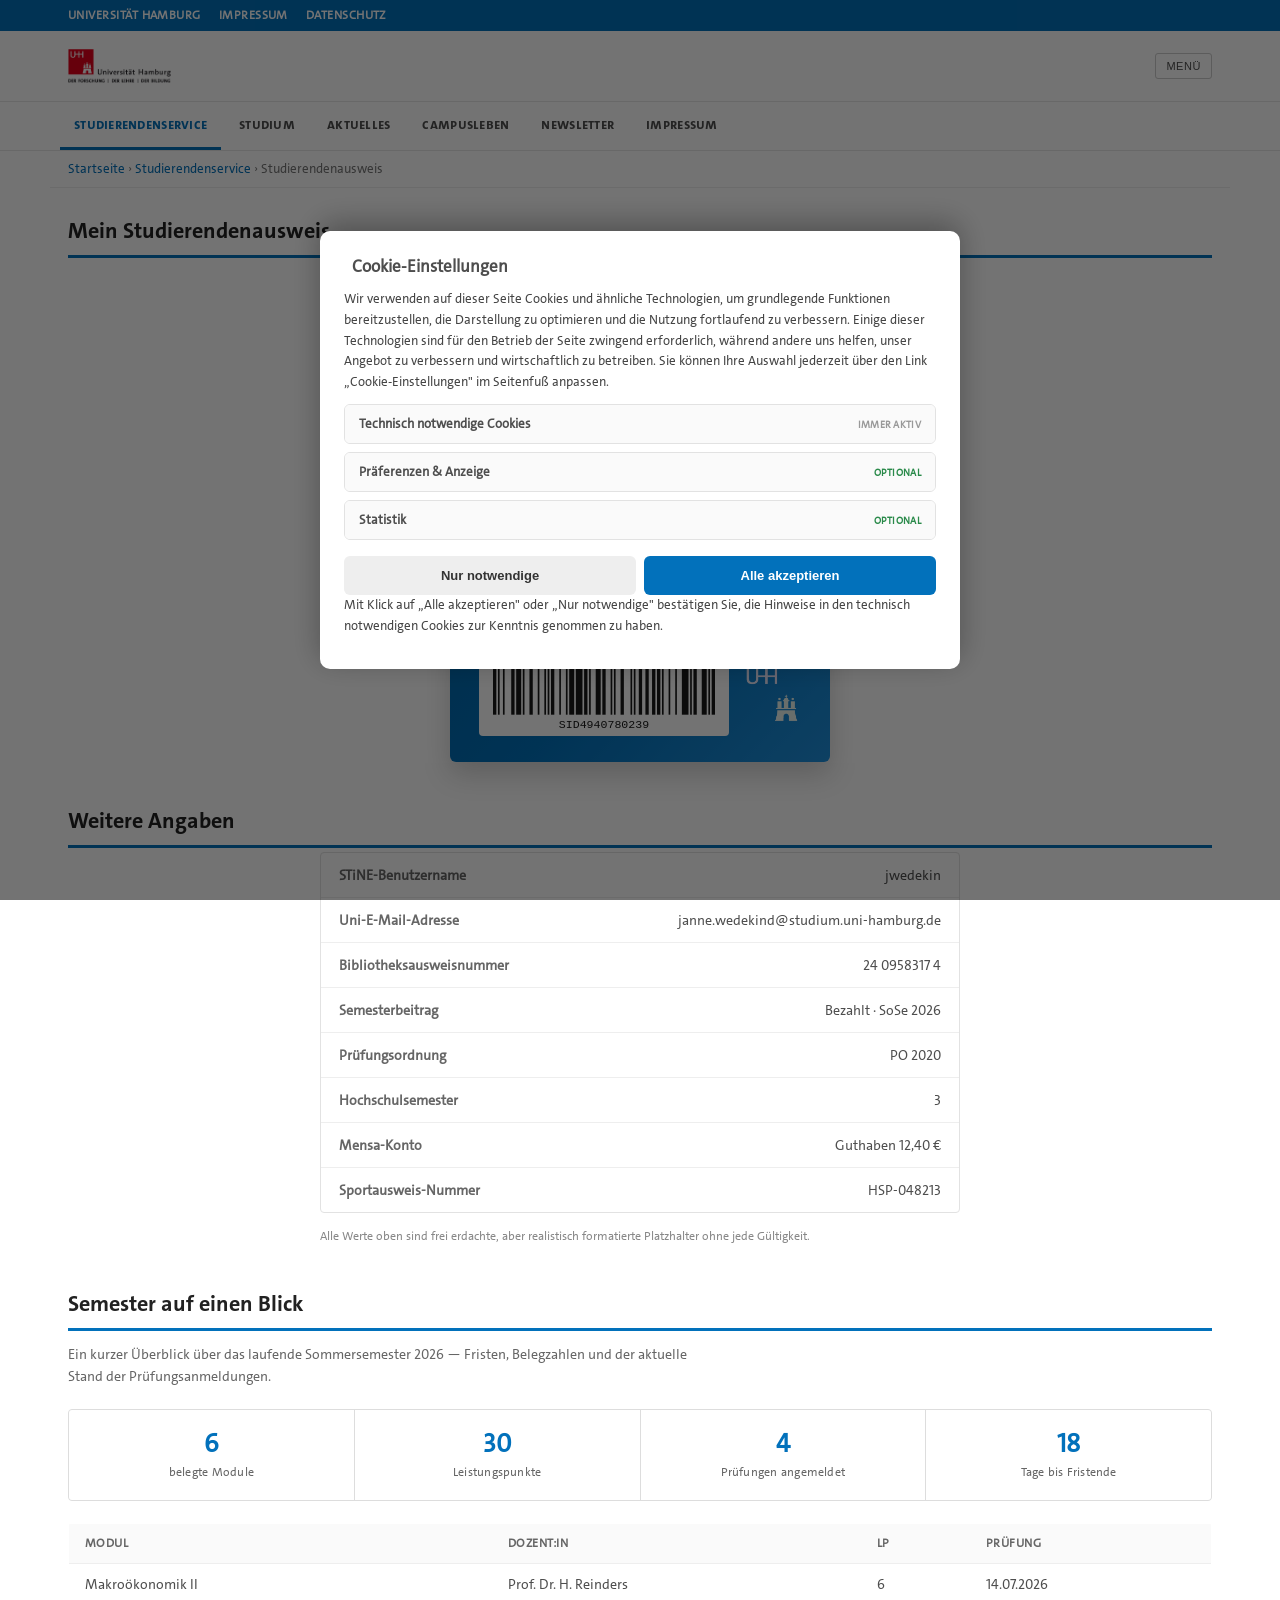
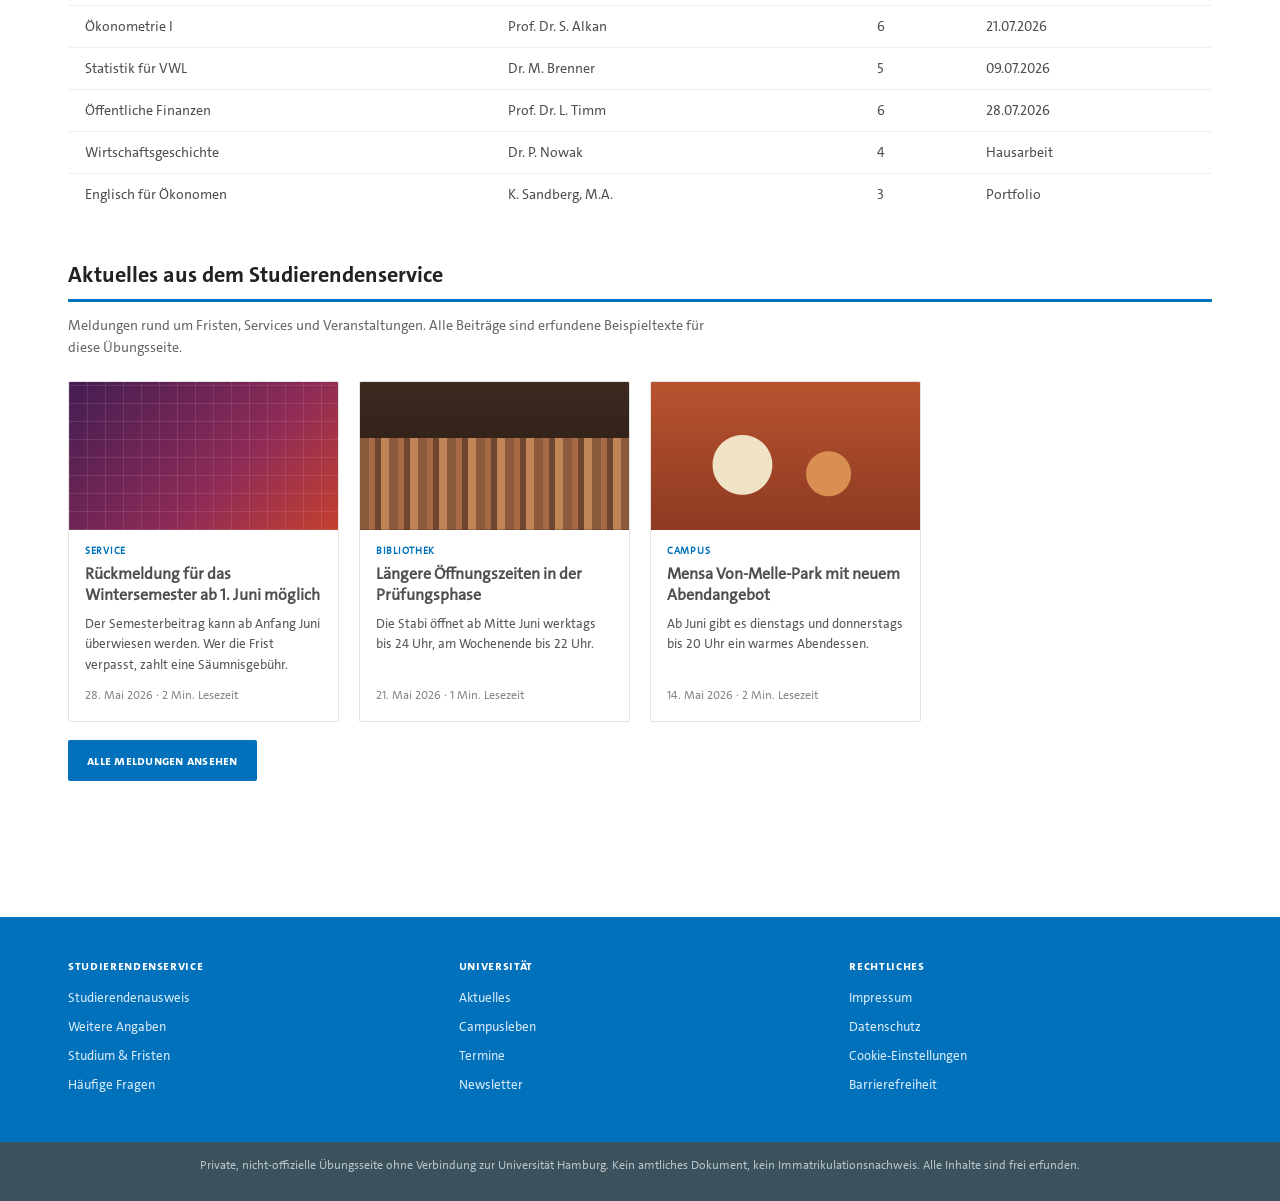
<file: index.html>
<!doctype html>
<html lang="de">
<head>
<meta charset="UTF-8" />
<meta name="viewport" content="width=device-width, initial-scale=1, viewport-fit=cover" />
<title>Studierendenausweis · Universität Hamburg</title>
<meta name="theme-color" content="#0271bb" />
<link rel="manifest" href="manifest.json" />
<link rel="icon" href="uhh-icon.png" type="image/png" />
<link rel="stylesheet" href="styles.css" />
<link rel="stylesheet" href="uhh-style.css" />
</head>
<body>

  <header class="site-header">
    <div class="uhh-metabar">
      <div class="uhh-metabar-inner">
        <a href="index.html">Universität Hamburg</a>
        <a href="impressum.html">Impressum</a>
        <a href="impressum.html#datenschutz">Datenschutz</a>
      </div>
    </div>
    <div class="site-header-top">
      <a class="site-brand" href="index.html">
        <img src="uhh-logo-full.png" alt="Universität Hamburg" />
      </a>
      <button class="nav-toggle" type="button" aria-hidden="true">Menü</button>
    </div>
    <nav class="site-nav" aria-label="Hauptnavigation">
      <ul>
        <li><a href="index.html" class="active">Studierendenservice</a></li>
        <li><a href="studium.html">Studium</a></li>
        <li><a href="aktuelles.html">Aktuelles</a></li>
        <li><a href="campus.html">Campusleben</a></li>
        <li><a href="newsletter.html">Newsletter</a></li>
        <li><a href="impressum.html">Impressum</a></li>
      </ul>
    </nav>
  </header>

  <p class="breadcrumb"><a href="index.html">Startseite</a> › <a href="index.html">Studierendenservice</a> › Studierendenausweis</p>

  <main>

    <section id="ausweis" style="margin-top: 28px;">
      <h1 class="section-title">Mein Studierendenausweis</h1>

      <div class="card-layout">
        <div class="card">
          <div class="card-header">
            <div class="uni-brand">
              <img class="uni-logo" src="uhh-icon.png" alt="UHH" />
              <div class="uni-name">Universität<br/>Hamburg</div>
            </div>
            <div class="fs-badge">
              FS:
              <span class="fs-number">3</span>
            </div>
          </div>

          <div class="status-line">An der Universität Hamburg immatrikuliert</div>

          <div class="photo-wrap">
            <div class="photo-frame">
              <img id="student-photo" src="photo.jpg" alt="Foto" onerror="this.style.display='none'; document.getElementById('photo-fallback').style.display='flex';" />
              <svg id="photo-fallback" style="display:none; width:60%; height:60%;" viewBox="0 0 24 24" fill="rgba(255,255,255,0.7)">
                <path d="M12 12c2.7 0 5-2.3 5-5s-2.3-5-5-5-5 2.3-5 5 2.3 5 5 5zm0 2c-3.3 0-10 1.7-10 5v3h20v-3c0-3.3-6.7-5-10-5z"/>
              </svg>
            </div>
          </div>

          <div class="field-grid">
            <div>
              <div class="field-label">Matrikelnummer</div>
              <div class="field-value">494-078</div>
            </div>
            <div>
              <div class="field-label">Bachelor of Science</div>
              <div class="field-value small">Volkswirtschaftslehre</div>
            </div>
          </div>

          <div class="three-col">
            <div>
              <div class="field-label">Name</div>
              <div class="field-value small">Janne Mai Wedekind</div>
            </div>
            <div>
              <div class="field-label">Geboren am</div>
              <div class="field-value small">26/02/2007</div>
            </div>
            <div>
              <div class="field-label">Gültig bis</div>
              <div class="field-value small">07/2029</div>
            </div>
          </div>

          <div class="barcode-wrap">
            <div class="barcode-box">
              <svg id="barcode"></svg>
            </div>
            <div class="hologram" id="hologram" aria-hidden="true"></div>
          </div>
        </div>
      </div>

      <div class="add-photo-hint" id="add-photo-hint">
        Kein Foto gefunden. Lege eine Datei <strong>photo.jpg</strong> in denselben Ordner wie diese Seite, um dein Bild anzuzeigen.
      </div>
    </section>

    <section id="weitere-angaben">
      <h2 class="section-title">Weitere Angaben</h2>

      <div class="info-panel">
        <div class="info-row"><span class="label">STiNE-Benutzername</span><span class="value">jwedekin</span></div>
        <div class="info-row"><span class="label">Uni-E-Mail-Adresse</span><span class="value">janne.wedekind@studium.uni-hamburg.de</span></div>
        <div class="info-row"><span class="label">Bibliotheksausweisnummer</span><span class="value">24 0958317 4</span></div>
        <div class="info-row"><span class="label">Semesterbeitrag</span><span class="value">Bezahlt · SoSe 2026</span></div>
        <div class="info-row"><span class="label">Prüfungsordnung</span><span class="value">PO 2020</span></div>
        <div class="info-row"><span class="label">Hochschulsemester</span><span class="value">3</span></div>
        <div class="info-row"><span class="label">Mensa-Konto</span><span class="value">Guthaben 12,40 €</span></div>
        <div class="info-row"><span class="label">Sportausweis-Nummer</span><span class="value">HSP-048213</span></div>
      </div>
      <p class="info-hint">
        Alle Werte oben sind frei erdachte, aber realistisch formatierte Platzhalter ohne jede Gültigkeit.
      </p>
    </section>

    <section id="semester">
      <h2 class="section-title">Semester auf einen Blick</h2>
      <p class="section-lead">
        Ein kurzer Überblick über das laufende Sommersemester 2026 — Fristen, Belegzahlen und der
        aktuelle Stand der Prüfungsanmeldungen.
      </p>

      <div class="stat-row">
        <div class="stat"><span class="num">6</span><span class="cap">belegte Module</span></div>
        <div class="stat"><span class="num">30</span><span class="cap">Leistungspunkte</span></div>
        <div class="stat"><span class="num">4</span><span class="cap">Prüfungen angemeldet</span></div>
        <div class="stat"><span class="num">18</span><span class="cap">Tage bis Fristende</span></div>
      </div>

      <div style="margin-top: 22px;" class="table-scroll">
        <table class="data-table">
          <thead>
            <tr><th>Modul</th><th>Dozent:in</th><th>LP</th><th>Prüfung</th></tr>
          </thead>
          <tbody>
            <tr><td>Makroökonomik II</td><td>Prof. Dr. H. Reinders</td><td>6</td><td>14.07.2026</td></tr>
            <tr><td>Ökonometrie I</td><td>Prof. Dr. S. Alkan</td><td>6</td><td>21.07.2026</td></tr>
            <tr><td>Statistik für VWL</td><td>Dr. M. Brenner</td><td>5</td><td>09.07.2026</td></tr>
            <tr><td>Öffentliche Finanzen</td><td>Prof. Dr. L. Timm</td><td>6</td><td>28.07.2026</td></tr>
            <tr><td>Wirtschaftsgeschichte</td><td>Dr. P. Nowak</td><td>4</td><td>Hausarbeit</td></tr>
            <tr><td>Englisch für Ökonomen</td><td>K. Sandberg, M.A.</td><td>3</td><td>Portfolio</td></tr>
          </tbody>
        </table>
      </div>
    </section>

    <section id="news-teaser">
      <h2 class="section-title">Aktuelles aus dem Studierendenservice</h2>
      <p class="section-lead">
        Meldungen rund um Fristen, Services und Veranstaltungen. Alle Beiträge sind erfundene
        Beispieltexte für diese Übungsseite.
      </p>

      <div class="news-grid">
        <a class="news-card" href="aktuelles.html">
          <div class="cover cover-digital"></div>
          <div class="news-body">
            <span class="tag">Service</span>
            <h3>Rückmeldung für das Wintersemester ab 1. Juni möglich</h3>
            <p>Der Semesterbeitrag kann ab Anfang Juni überwiesen werden. Wer die Frist verpasst, zahlt eine Säumnisgebühr.</p>
            <span class="news-meta">28. Mai 2026 · 2 Min. Lesezeit</span>
          </div>
        </a>
        <a class="news-card" href="aktuelles.html">
          <div class="cover cover-lib"></div>
          <div class="news-body">
            <span class="tag">Bibliothek</span>
            <h3>Längere Öffnungszeiten in der Prüfungsphase</h3>
            <p>Die Stabi öffnet ab Mitte Juni werktags bis 24 Uhr, am Wochenende bis 22 Uhr.</p>
            <span class="news-meta">21. Mai 2026 · 1 Min. Lesezeit</span>
          </div>
        </a>
        <a class="news-card" href="campus.html">
          <div class="cover cover-mensa"></div>
          <div class="news-body">
            <span class="tag">Campus</span>
            <h3>Mensa Von-Melle-Park mit neuem Abendangebot</h3>
            <p>Ab Juni gibt es dienstags und donnerstags bis 20 Uhr ein warmes Abendessen.</p>
            <span class="news-meta">14. Mai 2026 · 2 Min. Lesezeit</span>
          </div>
        </a>
      </div>

      <p style="margin-top:18px;"><a href="aktuelles.html" class="btn btn-solid">Alle Meldungen ansehen</a></p>
    </section>

  </main>

  <footer class="site-footer">
    <div class="footer-inner">
      <div class="footer-col">
        <h4>Studierendenservice</h4>
        <ul>
          <li><a href="index.html#ausweis">Studierendenausweis</a></li>
          <li><a href="index.html#weitere-angaben">Weitere Angaben</a></li>
          <li><a href="studium.html">Studium &amp; Fristen</a></li>
          <li><a href="studium.html#faq">Häufige Fragen</a></li>
        </ul>
      </div>
      <div class="footer-col">
        <h4>Universität</h4>
        <ul>
          <li><a href="aktuelles.html">Aktuelles</a></li>
          <li><a href="campus.html">Campusleben</a></li>
          <li><a href="campus.html#termine">Termine</a></li>
          <li><a href="newsletter.html">Newsletter</a></li>
        </ul>
      </div>
      <div class="footer-col">
        <h4>Rechtliches</h4>
        <ul>
          <li><a href="impressum.html">Impressum</a></li>
          <li><a href="impressum.html#datenschutz">Datenschutz</a></li>
          <li><a href="#" id="open-cookie-settings">Cookie-Einstellungen</a></li>
          <li><a href="impressum.html#barrierefreiheit">Barrierefreiheit</a></li>
        </ul>
      </div>
    </div>
    <div class="footer-bottom">
      Private, nicht-offizielle Übungsseite ohne Verbindung zur Universität Hamburg. Kein amtliches
      Dokument, kein Immatrikulationsnachweis. Alle Inhalte sind frei erfunden.
    </div>
  </footer>

  <!-- ---------- Cookie-Consent ---------- -->
  <div class="cookie-overlay" id="cookie-overlay">
    <div class="cookie-modal">
      <h2>Cookie-Einstellungen</h2>
      <p>
        Wir verwenden auf dieser Seite Cookies und ähnliche Technologien, um grundlegende Funktionen
        bereitzustellen, die Darstellung zu optimieren und die Nutzung fortlaufend zu verbessern. Einige
        dieser Technologien sind für den Betrieb der Seite zwingend erforderlich, während andere uns helfen,
        unser Angebot zu verbessern und wirtschaftlich zu betreiben. Sie können Ihre Auswahl jederzeit über
        den Link „Cookie-Einstellungen" im Seitenfuß anpassen.
      </p>

      <details class="cookie-accordion" data-required>
        <summary>Technisch notwendige Cookies <span class="toggle-pill">immer aktiv</span></summary>
        <div class="accordion-body">
          Diese Kategorie umfasst Cookies und lokale Speicherfunktionen, die für den grundlegenden Betrieb der
          Seite erforderlich sind, etwa zur Speicherung von Anzeigeeinstellungen, zur Aufrechterhaltung der
          Sitzung sowie zur technischen Bereitstellung eingebetteter Inhalte. Zur Einordnung: Diese Seite ist
          eine private, nicht-offizielle digitale Nachbildung eines Studierendenausweises der Universität Hamburg,
          die ausschließlich der persönlichen Aufbewahrung durch die betreibende Person dient. Sie besitzt
          keine rechtliche Gültigkeit als amtliches Ausweisdokument, dient nicht dem Nachweis der
          Immatrikulation gegenüber Dritten und wird nicht von der Universität Hamburg betrieben, geprüft
          oder autorisiert. Ohne diese Cookies können bestimmte Funktionen der Seite, etwa die Darstellung
          des Barcodes oder gespeicherte Anzeigeeinstellungen, nicht bereitgestellt werden.
        </div>
      </details>

      <details class="cookie-accordion">
        <summary>Präferenzen &amp; Anzeige <span class="toggle-pill">optional</span></summary>
        <div class="accordion-body">
          Speichert Anzeigeeinstellungen wie Hell-/Dunkelmodus oder zuletzt verwendete Ansichten, damit diese
          bei einem erneuten Besuch nicht erneut vorgenommen werden müssen.
        </div>
      </details>

      <details class="cookie-accordion">
        <summary>Statistik <span class="toggle-pill">optional</span></summary>
        <div class="accordion-body">
          Diese Seite bindet aktuell keine externen Statistik- oder Tracking-Dienste ein. Dieser Abschnitt ist
          als Platzhalter vorgesehen, falls zu einem späteren Zeitpunkt eine einfache, lokale Zugriffszählung
          ergänzt werden soll.
        </div>
      </details>

      <div class="cookie-buttons">
        <button class="btn-necessary" id="btn-necessary" type="button">Nur notwendige</button>
        <button class="btn-accept-all" id="btn-accept-all" type="button">Alle akzeptieren</button>
      </div>

      <p class="cookie-fine-print">
        Mit Klick auf „Alle akzeptieren" oder „Nur notwendige" bestätigen Sie, die Hinweise in den
        technisch notwendigen Cookies zur Kenntnis genommen zu haben.
      </p>
    </div>
  </div>

  <script src="jsbarcode.min.js"></script>
  <script>
    // SID-Barcode als visueller Platzhalter (frei erdachte Nummer, keine echte Prüfziffer)
    JsBarcode("#barcode", "SID4940780239", {
      format: "CODE128",
      lineColor: "#1a1a1a",
      background: "#ffffff",
      width: 2,
      height: 60,
      displayValue: true,
      fontSize: 14,
      margin: 0
    });

    document.getElementById('student-photo').addEventListener('error', function() {
      document.getElementById('add-photo-hint').style.display = 'block';
    });

    // Hologramm: reagiert auf Neigung des Handys (Gyroskop), auf Desktop auf Mausbewegung
    (function() {
      var root = document.documentElement;

      function clamp(v, min, max) {
        return Math.max(min, Math.min(max, v));
      }

      function setHolo(xPercent, yPercent, angleDeg) {
        root.style.setProperty('--holo-x', xPercent + '%');
        root.style.setProperty('--holo-y', yPercent + '%');
        root.style.setProperty('--holo-angle', angleDeg + 'deg');
      }

      function handleOrientation(e) {
        var beta = e.beta || 0;   // -180..180 (vor/zurück neigen)
        var gamma = e.gamma || 0; // -90..90 (links/rechts neigen)
        var x = clamp(50 + gamma * 1.4, 0, 100);
        var y = clamp(50 + beta * 0.7, 0, 100);
        var angle = (gamma * 2 + beta * 2 + 45);
        setHolo(x, y, angle);
      }

      function enableTilt() {
        if (typeof DeviceOrientationEvent !== 'undefined' && typeof DeviceOrientationEvent.requestPermission === 'function') {
          DeviceOrientationEvent.requestPermission().then(function(state) {
            if (state === 'granted') {
              window.addEventListener('deviceorientation', handleOrientation);
            }
          }).catch(function() {});
        } else if (typeof DeviceOrientationEvent !== 'undefined') {
          window.addEventListener('deviceorientation', handleOrientation);
        }
      }

      document.body.addEventListener('touchstart', enableTilt, { once: true, passive: true });

      // Desktop-Fallback: leichte Parallaxe bei Mausbewegung über die Karte
      var card = document.querySelector('.card');
      if (card) {
        card.addEventListener('mousemove', function(e) {
          var rect = card.getBoundingClientRect();
          var x = ((e.clientX - rect.left) / rect.width) * 100;
          var y = ((e.clientY - rect.top) / rect.height) * 100;
          setHolo(clamp(x, 0, 100), clamp(y, 0, 100), (x + y));
        });
      }
    })();
  </script>
  <script src="site.js"></script>
</body>
</html>
</file>
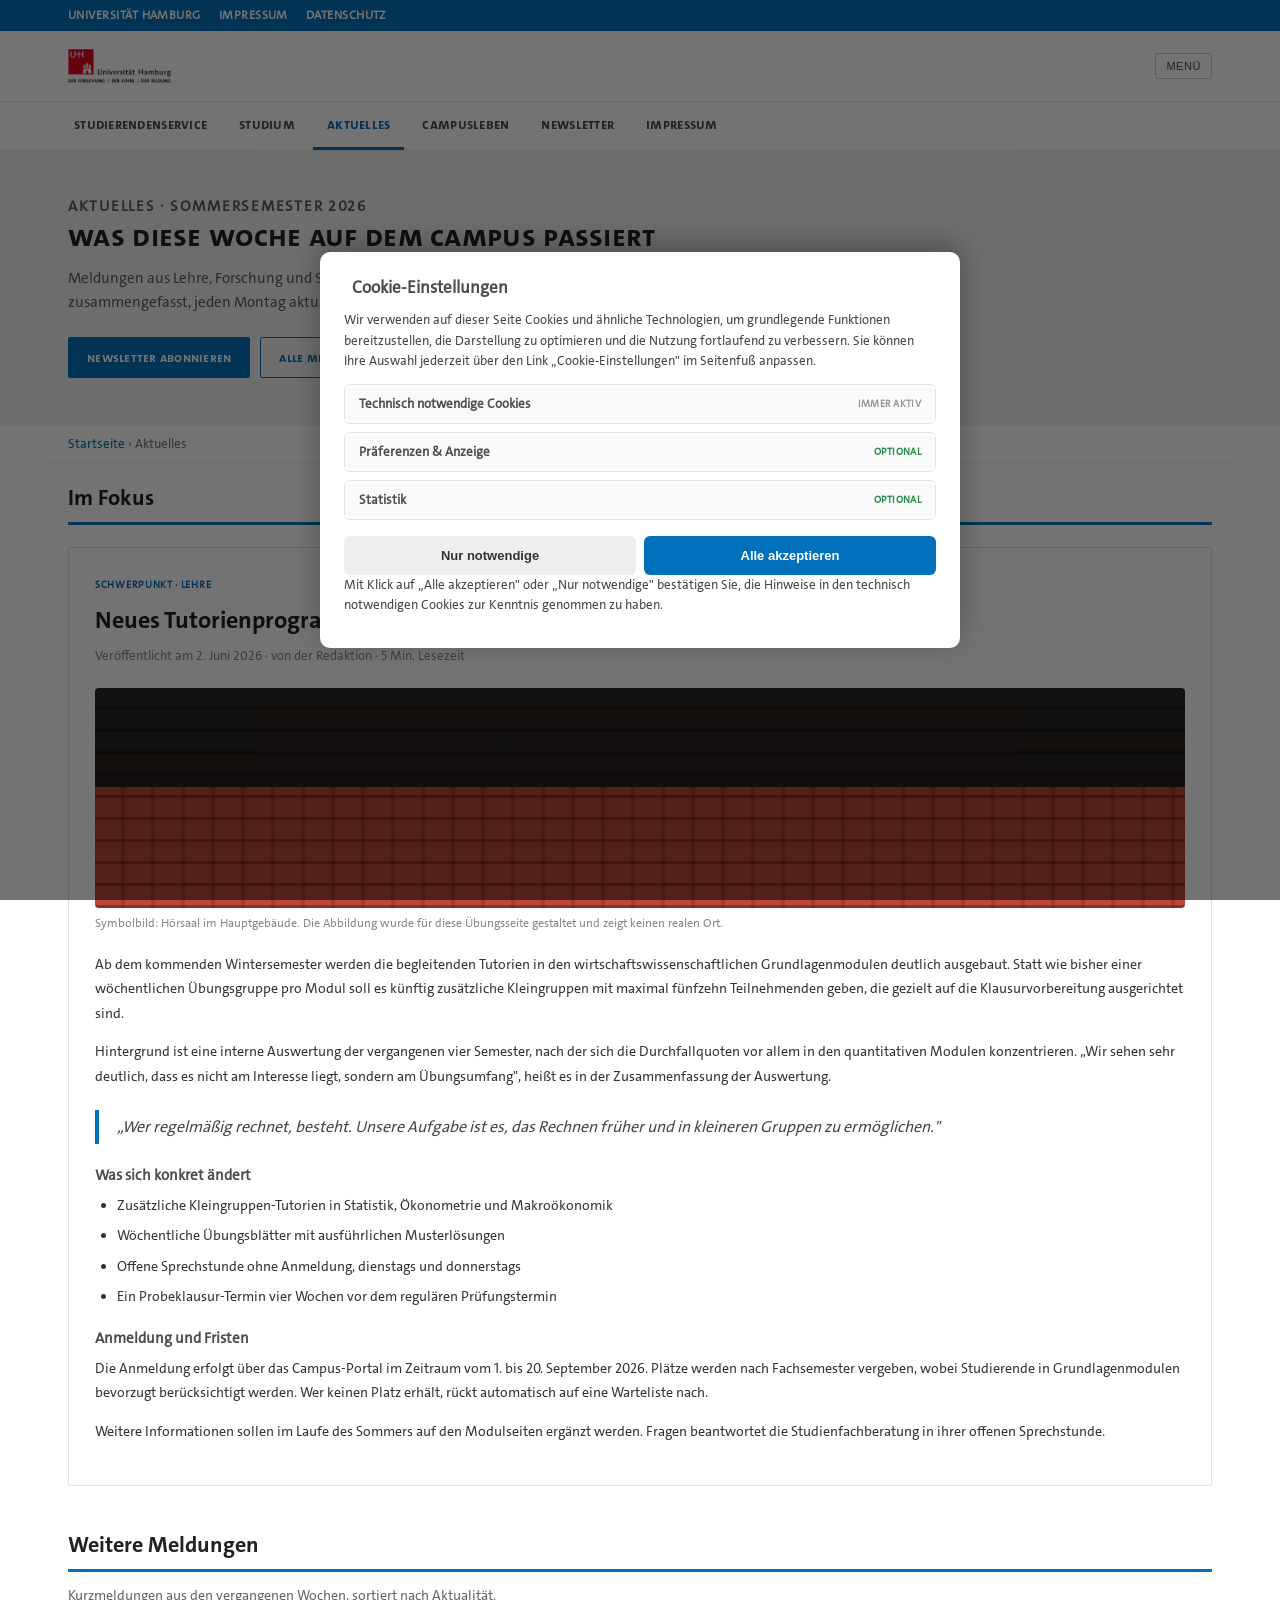
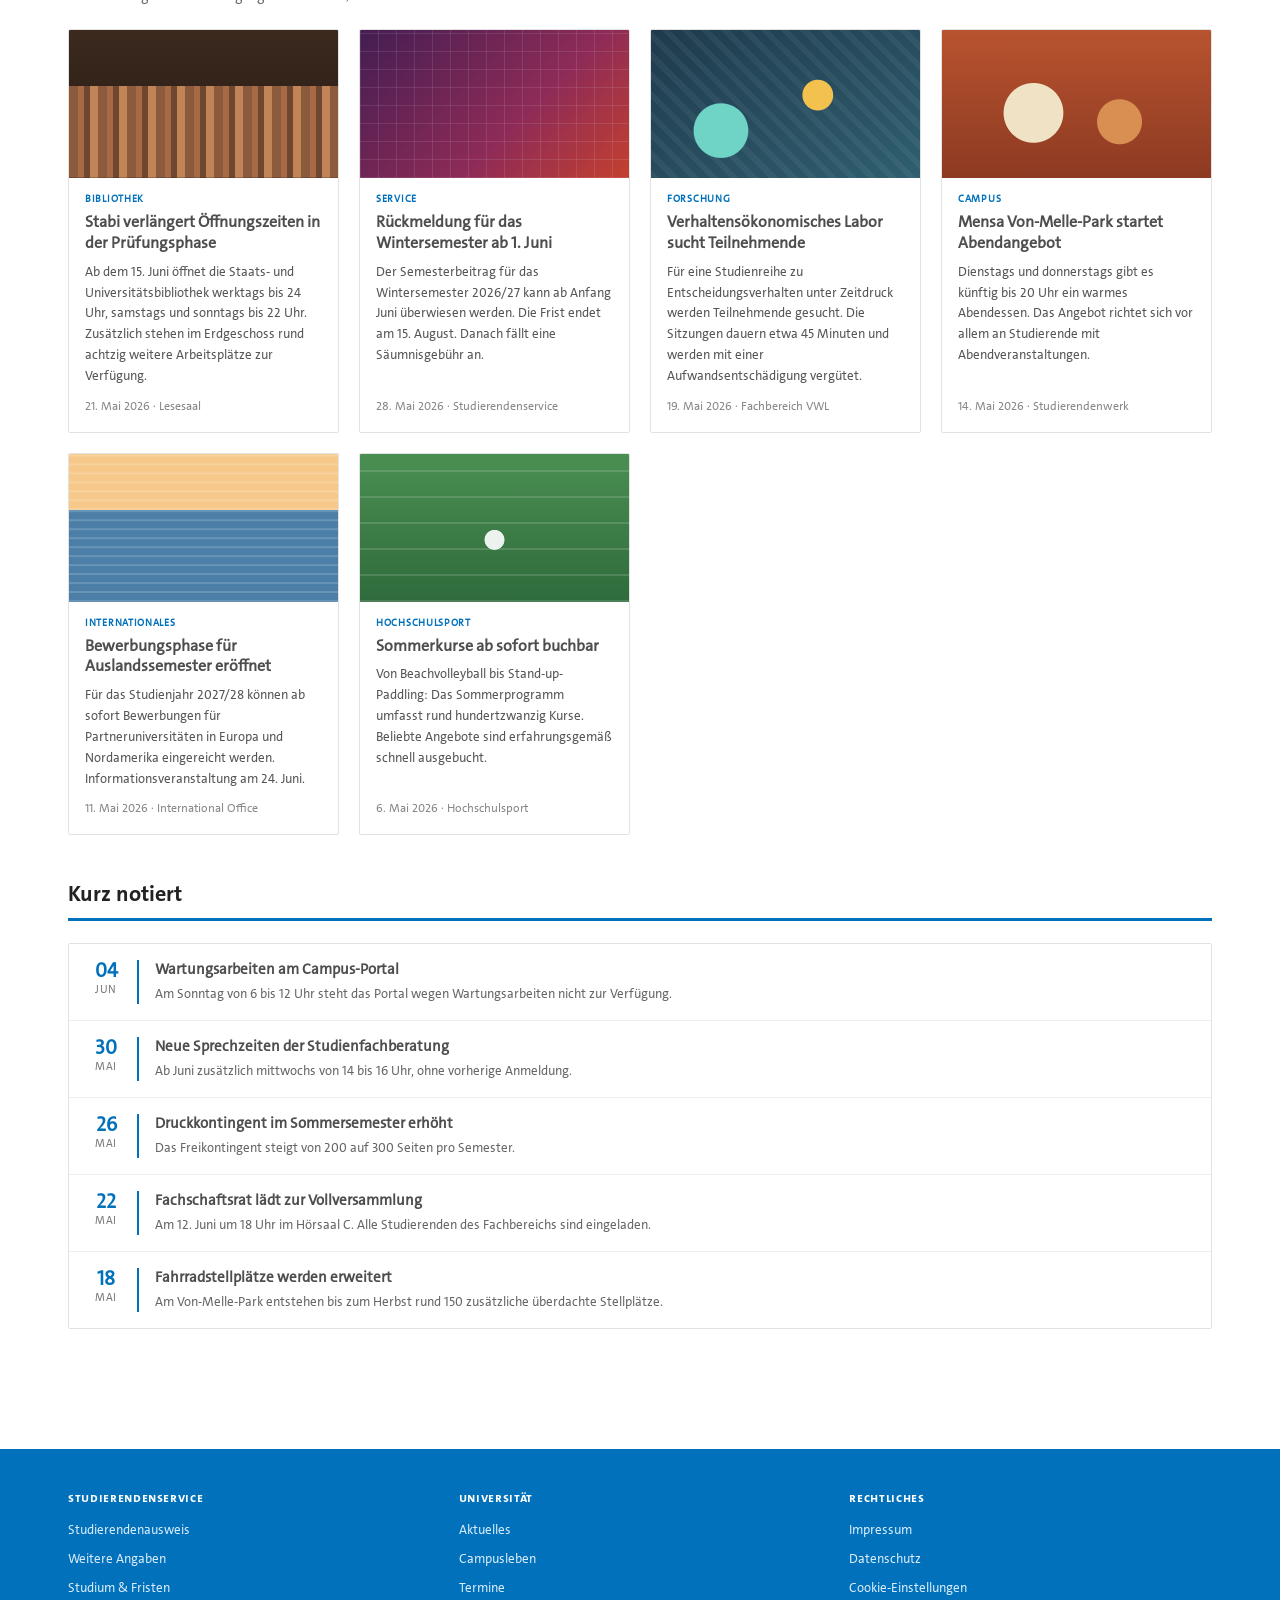
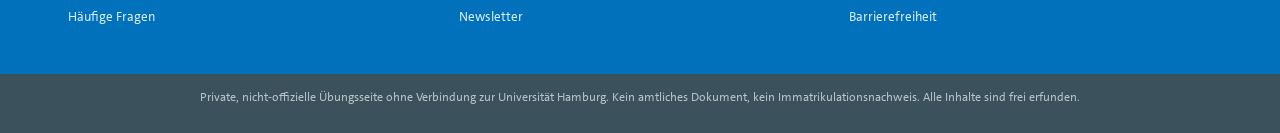
<file: aktuelles.html>
<!doctype html>
<html lang="de">
<head>
<meta charset="UTF-8" />
<meta name="viewport" content="width=device-width, initial-scale=1, viewport-fit=cover" />
<title>Aktuelles · Universität Hamburg</title>
<meta name="theme-color" content="#0271bb" />
<link rel="manifest" href="manifest.json" />
<link rel="icon" href="uhh-icon.png" type="image/png" />
<link rel="stylesheet" href="styles.css" />
<link rel="stylesheet" href="uhh-style.css" />
</head>
<body>

  <header class="site-header">
    <div class="uhh-metabar">
      <div class="uhh-metabar-inner">
        <a href="index.html">Universität Hamburg</a>
        <a href="impressum.html">Impressum</a>
        <a href="impressum.html#datenschutz">Datenschutz</a>
      </div>
    </div>
    <div class="site-header-top">
      <a class="site-brand" href="index.html">
        <img src="uhh-logo-full.png" alt="Universität Hamburg" />
      </a>
      <button class="nav-toggle" type="button" aria-hidden="true">Menü</button>
    </div>
    <nav class="site-nav" aria-label="Hauptnavigation">
      <ul>
        <li><a href="index.html">Studierendenservice</a></li>
        <li><a href="studium.html">Studium</a></li>
        <li><a href="aktuelles.html" class="active">Aktuelles</a></li>
        <li><a href="campus.html">Campusleben</a></li>
        <li><a href="newsletter.html">Newsletter</a></li>
        <li><a href="impressum.html">Impressum</a></li>
      </ul>
    </nav>
  </header>

  <div class="hero">
    <div class="hero-inner">
      <p class="hero-kicker">Aktuelles · Sommersemester 2026</p>
      <h1>Was diese Woche auf dem Campus passiert</h1>
      <p>
        Meldungen aus Lehre, Forschung und Studierendenservice — kompakt zusammengefasst,
        jeden Montag aktualisiert. Sämtliche Beiträge sind Beispieltexte.
      </p>
      <div class="hero-actions">
        <a class="btn btn-primary" href="newsletter.html">Newsletter abonnieren</a>
        <a class="btn btn-ghost" href="#alle-meldungen">Alle Meldungen</a>
      </div>
    </div>
  </div>

  <p class="breadcrumb"><a href="index.html">Startseite</a> › Aktuelles</p>

  <main>

    <section style="margin-top: 20px;">
      <h2 class="section-title">Im Fokus</h2>

      <article class="prose" style="margin-top: 22px;">
        <span class="tag">Schwerpunkt · Lehre</span>
        <h2 style="font-size: 24px; margin-top: 6px;">
          Neues Tutorienprogramm soll die Prüfungsphase entzerren
        </h2>
        <p style="color:#888; font-size:12.5px; margin-bottom:18px;">
          Veröffentlicht am 2. Juni 2026 · von der Redaktion · 5 Min. Lesezeit
        </p>

        <figure>
          <div class="cover cover-hall" style="height: 220px; border-radius: 4px;"></div>
          <figcaption>
            Symbolbild: Hörsaal im Hauptgebäude. Die Abbildung wurde für diese Übungsseite
            gestaltet und zeigt keinen realen Ort.
          </figcaption>
        </figure>

        <p>
          Ab dem kommenden Wintersemester werden die begleitenden Tutorien in den
          wirtschaftswissenschaftlichen Grundlagenmodulen deutlich ausgebaut. Statt wie bisher
          einer wöchentlichen Übungsgruppe pro Modul soll es künftig zusätzliche Kleingruppen mit
          maximal fünfzehn Teilnehmenden geben, die gezielt auf die Klausurvorbereitung ausgerichtet
          sind.
        </p>
        <p>
          Hintergrund ist eine interne Auswertung der vergangenen vier Semester, nach der sich die
          Durchfallquoten vor allem in den quantitativen Modulen konzentrieren. „Wir sehen sehr
          deutlich, dass es nicht am Interesse liegt, sondern am Übungsumfang", heißt es in der
          Zusammenfassung der Auswertung.
        </p>

        <div class="pull-quote">
          „Wer regelmäßig rechnet, besteht. Unsere Aufgabe ist es, das Rechnen früher und in
          kleineren Gruppen zu ermöglichen."
        </div>

        <h3>Was sich konkret ändert</h3>
        <ul>
          <li>Zusätzliche Kleingruppen-Tutorien in Statistik, Ökonometrie und Makroökonomik</li>
          <li>Wöchentliche Übungsblätter mit ausführlichen Musterlösungen</li>
          <li>Offene Sprechstunde ohne Anmeldung, dienstags und donnerstags</li>
          <li>Ein Probeklausur-Termin vier Wochen vor dem regulären Prüfungstermin</li>
        </ul>

        <h3>Anmeldung und Fristen</h3>
        <p>
          Die Anmeldung erfolgt über das Campus-Portal im Zeitraum vom 1. bis 20. September 2026.
          Plätze werden nach Fachsemester vergeben, wobei Studierende in Grundlagenmodulen bevorzugt
          berücksichtigt werden. Wer keinen Platz erhält, rückt automatisch auf eine Warteliste nach.
        </p>
        <p>
          Weitere Informationen sollen im Laufe des Sommers auf den Modulseiten ergänzt werden. Fragen
          beantwortet die Studienfachberatung in ihrer offenen Sprechstunde.
        </p>
      </article>
    </section>

    <section id="alle-meldungen">
      <h2 class="section-title">Weitere Meldungen</h2>
      <p class="section-lead">
        Kurzmeldungen aus den vergangenen Wochen, sortiert nach Aktualität.
      </p>

      <div class="news-grid">
        <a class="news-card" href="#">
          <div class="cover cover-lib"></div>
          <div class="news-body">
            <span class="tag">Bibliothek</span>
            <h3>Stabi verlängert Öffnungszeiten in der Prüfungsphase</h3>
            <p>
              Ab dem 15. Juni öffnet die Staats- und Universitätsbibliothek werktags bis 24 Uhr,
              samstags und sonntags bis 22 Uhr. Zusätzlich stehen im Erdgeschoss rund achtzig
              weitere Arbeitsplätze zur Verfügung.
            </p>
            <span class="news-meta">21. Mai 2026 · Lesesaal</span>
          </div>
        </a>

        <a class="news-card" href="#">
          <div class="cover cover-digital"></div>
          <div class="news-body">
            <span class="tag">Service</span>
            <h3>Rückmeldung für das Wintersemester ab 1. Juni</h3>
            <p>
              Der Semesterbeitrag für das Wintersemester 2026/27 kann ab Anfang Juni überwiesen
              werden. Die Frist endet am 15. August. Danach fällt eine Säumnisgebühr an.
            </p>
            <span class="news-meta">28. Mai 2026 · Studierendenservice</span>
          </div>
        </a>

        <a class="news-card" href="#">
          <div class="cover cover-lab"></div>
          <div class="news-body">
            <span class="tag">Forschung</span>
            <h3>Verhaltensökonomisches Labor sucht Teilnehmende</h3>
            <p>
              Für eine Studienreihe zu Entscheidungsverhalten unter Zeitdruck werden Teilnehmende
              gesucht. Die Sitzungen dauern etwa 45 Minuten und werden mit einer Aufwandsentschädigung
              vergütet.
            </p>
            <span class="news-meta">19. Mai 2026 · Fachbereich VWL</span>
          </div>
        </a>

        <a class="news-card" href="campus.html">
          <div class="cover cover-mensa"></div>
          <div class="news-body">
            <span class="tag">Campus</span>
            <h3>Mensa Von-Melle-Park startet Abendangebot</h3>
            <p>
              Dienstags und donnerstags gibt es künftig bis 20 Uhr ein warmes Abendessen. Das Angebot
              richtet sich vor allem an Studierende mit Abendveranstaltungen.
            </p>
            <span class="news-meta">14. Mai 2026 · Studierendenwerk</span>
          </div>
        </a>

        <a class="news-card" href="#">
          <div class="cover cover-alster"></div>
          <div class="news-body">
            <span class="tag">Internationales</span>
            <h3>Bewerbungsphase für Auslandssemester eröffnet</h3>
            <p>
              Für das Studienjahr 2027/28 können ab sofort Bewerbungen für Partneruniversitäten in
              Europa und Nordamerika eingereicht werden. Informationsveranstaltung am 24. Juni.
            </p>
            <span class="news-meta">11. Mai 2026 · International Office</span>
          </div>
        </a>

        <a class="news-card" href="campus.html">
          <div class="cover cover-sport"></div>
          <div class="news-body">
            <span class="tag">Hochschulsport</span>
            <h3>Sommerkurse ab sofort buchbar</h3>
            <p>
              Von Beachvolleyball bis Stand-up-Paddling: Das Sommerprogramm umfasst rund
              hundertzwanzig Kurse. Beliebte Angebote sind erfahrungsgemäß schnell ausgebucht.
            </p>
            <span class="news-meta">6. Mai 2026 · Hochschulsport</span>
          </div>
        </a>
      </div>
    </section>

    <section>
      <h2 class="section-title">Kurz notiert</h2>
      <div class="article-list" style="margin-top: 22px;">
        <a class="article-item" href="#">
          <div class="article-date"><span class="d">04</span><span class="m">Jun</span></div>
          <div>
            <h3>Wartungsarbeiten am Campus-Portal</h3>
            <p>Am Sonntag von 6 bis 12 Uhr steht das Portal wegen Wartungsarbeiten nicht zur Verfügung.</p>
          </div>
        </a>
        <a class="article-item" href="#">
          <div class="article-date"><span class="d">30</span><span class="m">Mai</span></div>
          <div>
            <h3>Neue Sprechzeiten der Studienfachberatung</h3>
            <p>Ab Juni zusätzlich mittwochs von 14 bis 16 Uhr, ohne vorherige Anmeldung.</p>
          </div>
        </a>
        <a class="article-item" href="#">
          <div class="article-date"><span class="d">26</span><span class="m">Mai</span></div>
          <div>
            <h3>Druckkontingent im Sommersemester erhöht</h3>
            <p>Das Freikontingent steigt von 200 auf 300 Seiten pro Semester.</p>
          </div>
        </a>
        <a class="article-item" href="#">
          <div class="article-date"><span class="d">22</span><span class="m">Mai</span></div>
          <div>
            <h3>Fachschaftsrat lädt zur Vollversammlung</h3>
            <p>Am 12. Juni um 18 Uhr im Hörsaal C. Alle Studierenden des Fachbereichs sind eingeladen.</p>
          </div>
        </a>
        <a class="article-item" href="#">
          <div class="article-date"><span class="d">18</span><span class="m">Mai</span></div>
          <div>
            <h3>Fahrradstellplätze werden erweitert</h3>
            <p>Am Von-Melle-Park entstehen bis zum Herbst rund 150 zusätzliche überdachte Stellplätze.</p>
          </div>
        </a>
      </div>
    </section>

  </main>

  <footer class="site-footer">
    <div class="footer-inner">
      <div class="footer-col">
        <h4>Studierendenservice</h4>
        <ul>
          <li><a href="index.html#ausweis">Studierendenausweis</a></li>
          <li><a href="index.html#weitere-angaben">Weitere Angaben</a></li>
          <li><a href="studium.html">Studium &amp; Fristen</a></li>
          <li><a href="studium.html#faq">Häufige Fragen</a></li>
        </ul>
      </div>
      <div class="footer-col">
        <h4>Universität</h4>
        <ul>
          <li><a href="aktuelles.html">Aktuelles</a></li>
          <li><a href="campus.html">Campusleben</a></li>
          <li><a href="campus.html#termine">Termine</a></li>
          <li><a href="newsletter.html">Newsletter</a></li>
        </ul>
      </div>
      <div class="footer-col">
        <h4>Rechtliches</h4>
        <ul>
          <li><a href="impressum.html">Impressum</a></li>
          <li><a href="impressum.html#datenschutz">Datenschutz</a></li>
          <li><a href="#" id="open-cookie-settings">Cookie-Einstellungen</a></li>
          <li><a href="impressum.html#barrierefreiheit">Barrierefreiheit</a></li>
        </ul>
      </div>
    </div>
    <div class="footer-bottom">
      Private, nicht-offizielle Übungsseite ohne Verbindung zur Universität Hamburg. Kein amtliches
      Dokument, kein Immatrikulationsnachweis. Alle Inhalte sind frei erfunden.
    </div>
  </footer>

  <div class="cookie-overlay" id="cookie-overlay">
    <div class="cookie-modal">
      <h2>Cookie-Einstellungen</h2>
      <p>
        Wir verwenden auf dieser Seite Cookies und ähnliche Technologien, um grundlegende Funktionen
        bereitzustellen, die Darstellung zu optimieren und die Nutzung fortlaufend zu verbessern.
        Sie können Ihre Auswahl jederzeit über den Link „Cookie-Einstellungen" im Seitenfuß anpassen.
      </p>

      <details class="cookie-accordion" data-required>
        <summary>Technisch notwendige Cookies <span class="toggle-pill">immer aktiv</span></summary>
        <div class="accordion-body">
          Diese Kategorie umfasst Cookies und lokale Speicherfunktionen, die für den grundlegenden Betrieb
          der Seite erforderlich sind. Zur Einordnung: Diese Seite ist eine private, nicht-offizielle
          Übungsseite mit einer Nachbildung eines Studierendenausweises der Universität Hamburg. Sie
          besitzt keine rechtliche Gültigkeit als amtliches Ausweisdokument, dient nicht dem Nachweis der
          Immatrikulation gegenüber Dritten und wird nicht von der Universität Hamburg betrieben, geprüft
          oder autorisiert. Alle Meldungen und Termine sind frei erfunden.
        </div>
      </details>

      <details class="cookie-accordion">
        <summary>Präferenzen &amp; Anzeige <span class="toggle-pill">optional</span></summary>
        <div class="accordion-body">
          Speichert Anzeigeeinstellungen wie zuletzt verwendete Ansichten, damit diese bei einem erneuten
          Besuch nicht erneut vorgenommen werden müssen.
        </div>
      </details>

      <details class="cookie-accordion">
        <summary>Statistik <span class="toggle-pill">optional</span></summary>
        <div class="accordion-body">
          Diese Seite bindet keine externen Statistik- oder Tracking-Dienste ein.
        </div>
      </details>

      <div class="cookie-buttons">
        <button class="btn-necessary" id="btn-necessary" type="button">Nur notwendige</button>
        <button class="btn-accept-all" id="btn-accept-all" type="button">Alle akzeptieren</button>
      </div>

      <p class="cookie-fine-print">
        Mit Klick auf „Alle akzeptieren" oder „Nur notwendige" bestätigen Sie, die Hinweise in den
        technisch notwendigen Cookies zur Kenntnis genommen zu haben.
      </p>
    </div>
  </div>

  <script src="site.js"></script>
</body>
</html>
</file>
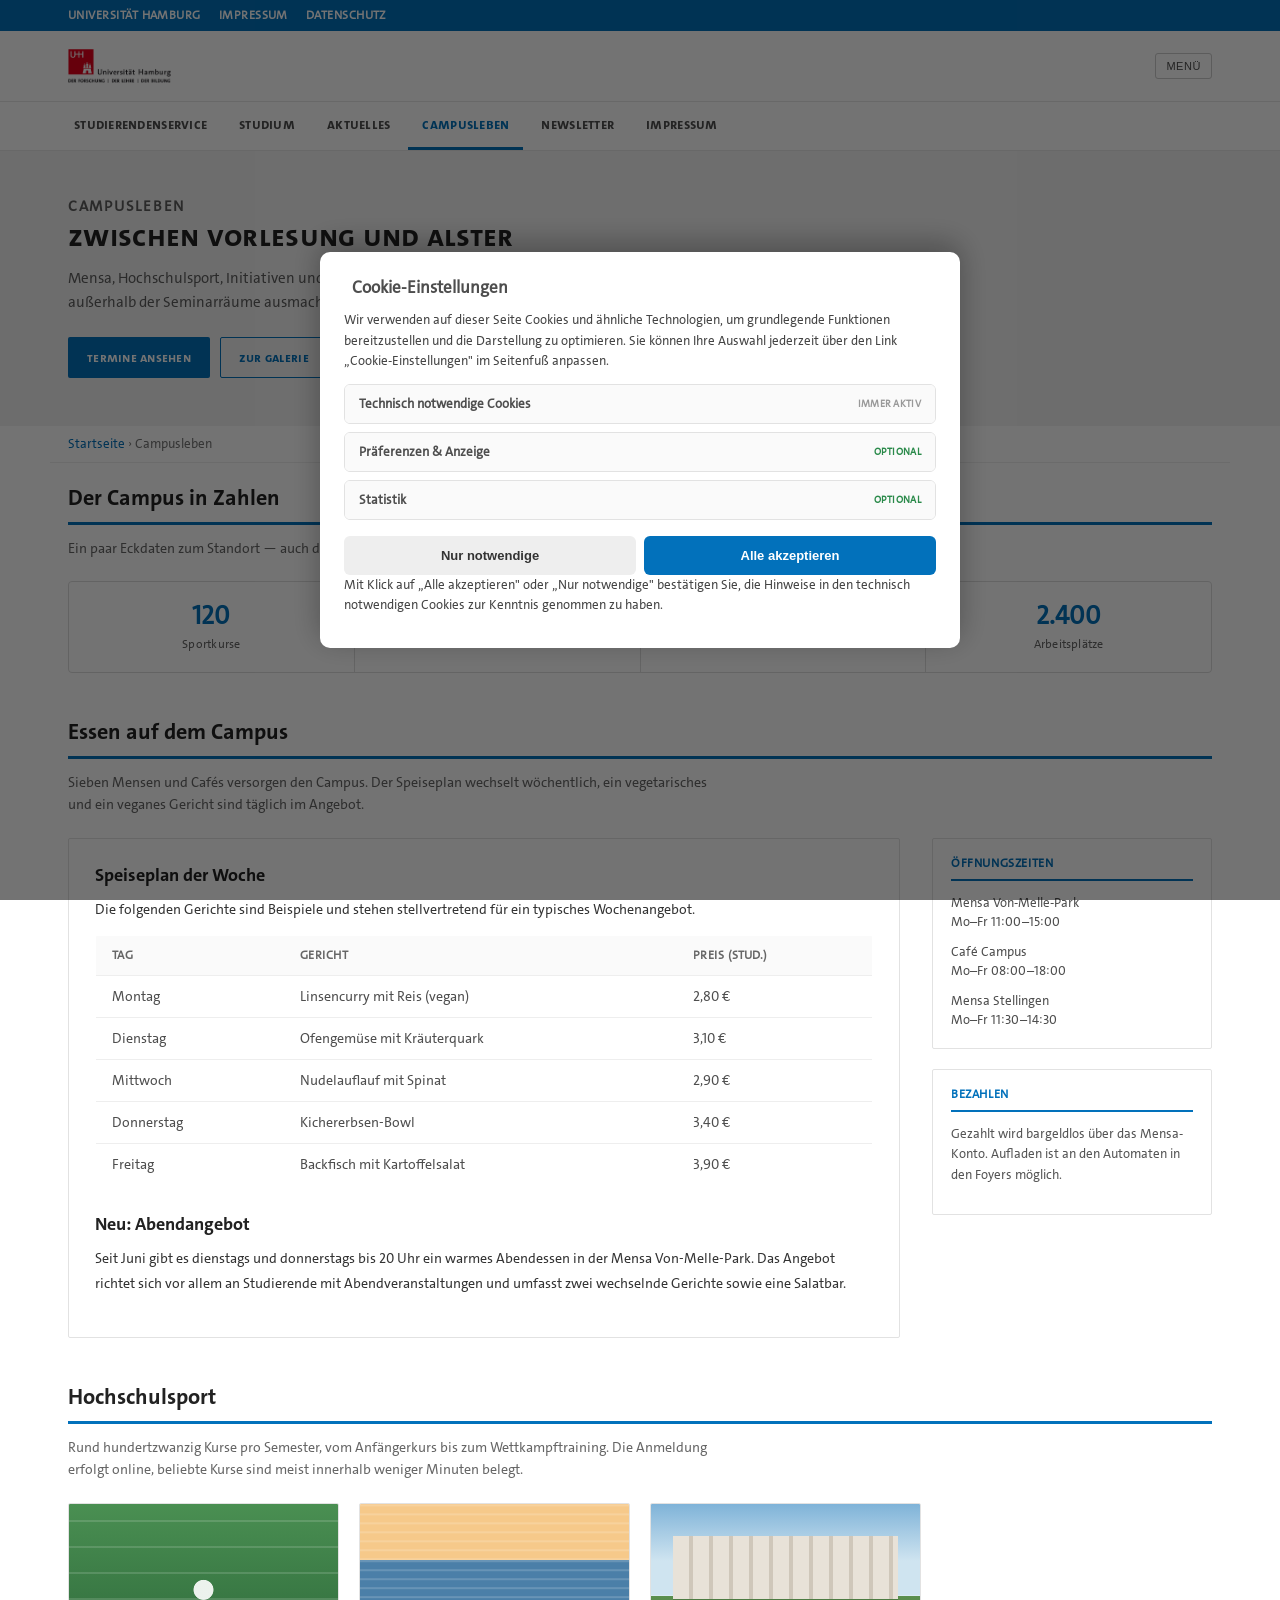
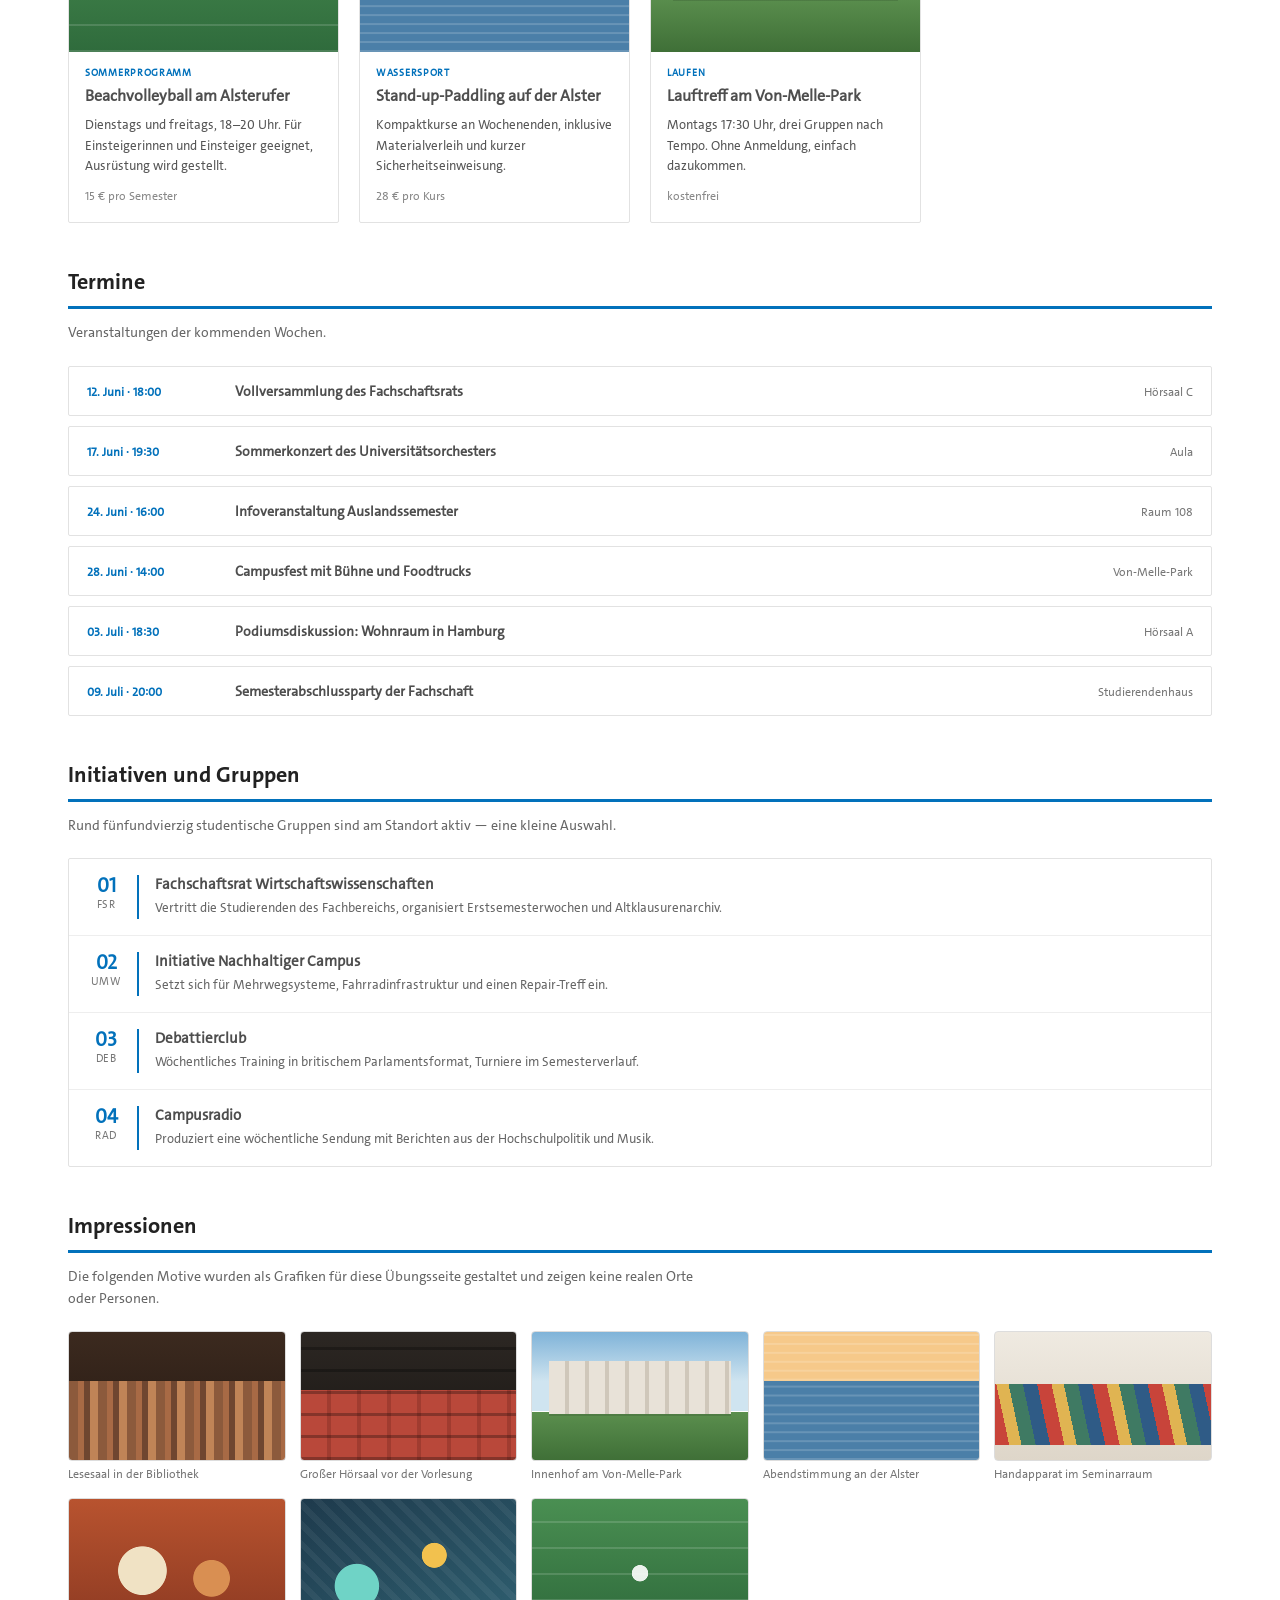
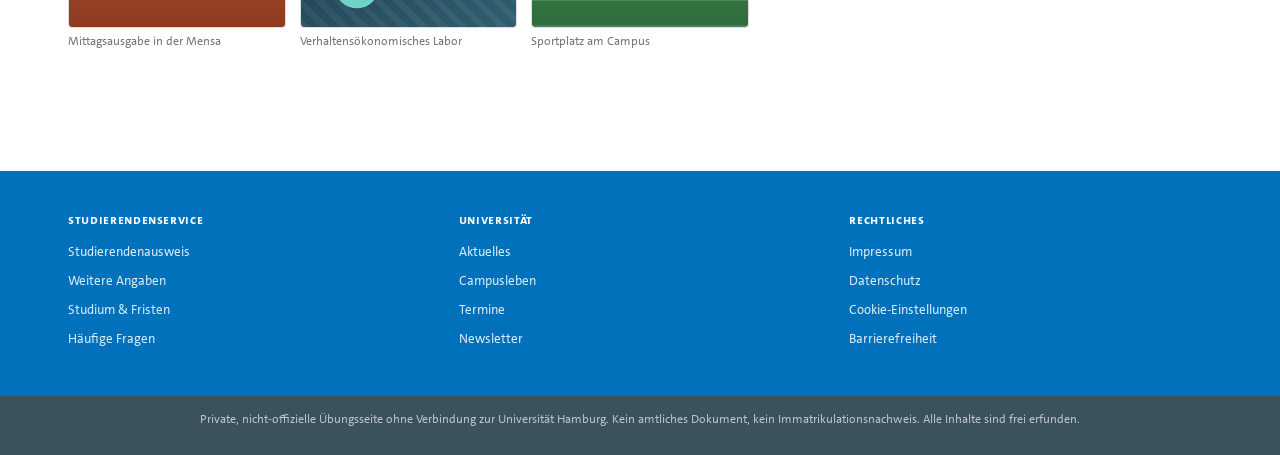
<file: campus.html>
<!doctype html>
<html lang="de">
<head>
<meta charset="UTF-8" />
<meta name="viewport" content="width=device-width, initial-scale=1, viewport-fit=cover" />
<title>Campusleben · Universität Hamburg</title>
<meta name="theme-color" content="#0271bb" />
<link rel="manifest" href="manifest.json" />
<link rel="icon" href="uhh-icon.png" type="image/png" />
<link rel="stylesheet" href="styles.css" />
<link rel="stylesheet" href="uhh-style.css" />
</head>
<body>

  <header class="site-header">
    <div class="uhh-metabar">
      <div class="uhh-metabar-inner">
        <a href="index.html">Universität Hamburg</a>
        <a href="impressum.html">Impressum</a>
        <a href="impressum.html#datenschutz">Datenschutz</a>
      </div>
    </div>
    <div class="site-header-top">
      <a class="site-brand" href="index.html">
        <img src="uhh-logo-full.png" alt="Universität Hamburg" />
      </a>
      <button class="nav-toggle" type="button" aria-hidden="true">Menü</button>
    </div>
    <nav class="site-nav" aria-label="Hauptnavigation">
      <ul>
        <li><a href="index.html">Studierendenservice</a></li>
        <li><a href="studium.html">Studium</a></li>
        <li><a href="aktuelles.html">Aktuelles</a></li>
        <li><a href="campus.html" class="active">Campusleben</a></li>
        <li><a href="newsletter.html">Newsletter</a></li>
        <li><a href="impressum.html">Impressum</a></li>
      </ul>
    </nav>
  </header>

  <div class="hero">
    <div class="hero-inner">
      <p class="hero-kicker">Campusleben</p>
      <h1>Zwischen Vorlesung und Alster</h1>
      <p>
        Mensa, Hochschulsport, Initiativen und Veranstaltungen — was den Campus außerhalb der
        Seminarräume ausmacht.
      </p>
      <div class="hero-actions">
        <a class="btn btn-primary" href="#termine">Termine ansehen</a>
        <a class="btn btn-ghost" href="#galerie">Zur Galerie</a>
      </div>
    </div>
  </div>

  <p class="breadcrumb"><a href="index.html">Startseite</a> › Campusleben</p>

  <main>

    <section style="margin-top: 20px;">
      <h2 class="section-title">Der Campus in Zahlen</h2>
      <p class="section-lead">
        Ein paar Eckdaten zum Standort — auch diese Werte sind für die Übungsseite frei erfunden.
      </p>
      <div class="stat-row">
        <div class="stat"><span class="num">120</span><span class="cap">Sportkurse</span></div>
        <div class="stat"><span class="num">7</span><span class="cap">Mensen &amp; Cafés</span></div>
        <div class="stat"><span class="num">45</span><span class="cap">Initiativen</span></div>
        <div class="stat"><span class="num">2.400</span><span class="cap">Arbeitsplätze</span></div>
      </div>
    </section>

    <section id="mensa">
      <h2 class="section-title">Essen auf dem Campus</h2>
      <p class="section-lead">
        Sieben Mensen und Cafés versorgen den Campus. Der Speiseplan wechselt wöchentlich, ein
        vegetarisches und ein veganes Gericht sind täglich im Angebot.
      </p>

      <div class="layout-2col">
        <div>
          <div class="prose">
            <h2>Speiseplan der Woche</h2>
            <p>
              Die folgenden Gerichte sind Beispiele und stehen stellvertretend für ein typisches
              Wochenangebot.
            </p>
            <div class="table-scroll">
              <table class="data-table">
                <thead>
                  <tr><th>Tag</th><th>Gericht</th><th>Preis (Stud.)</th></tr>
                </thead>
                <tbody>
                  <tr><td>Montag</td><td>Linsencurry mit Reis (vegan)</td><td>2,80 €</td></tr>
                  <tr><td>Dienstag</td><td>Ofengemüse mit Kräuterquark</td><td>3,10 €</td></tr>
                  <tr><td>Mittwoch</td><td>Nudelauflauf mit Spinat</td><td>2,90 €</td></tr>
                  <tr><td>Donnerstag</td><td>Kichererbsen-Bowl</td><td>3,40 €</td></tr>
                  <tr><td>Freitag</td><td>Backfisch mit Kartoffelsalat</td><td>3,90 €</td></tr>
                </tbody>
              </table>
            </div>

            <h2>Neu: Abendangebot</h2>
            <p>
              Seit Juni gibt es dienstags und donnerstags bis 20 Uhr ein warmes Abendessen in der
              Mensa Von-Melle-Park. Das Angebot richtet sich vor allem an Studierende mit
              Abendveranstaltungen und umfasst zwei wechselnde Gerichte sowie eine Salatbar.
            </p>
          </div>
        </div>

        <aside>
          <div class="sidebar-box">
            <h4>Öffnungszeiten</h4>
            <ul>
              <li>Mensa Von-Melle-Park<br/>Mo–Fr 11:00–15:00</li>
              <li>Café Campus<br/>Mo–Fr 08:00–18:00</li>
              <li>Mensa Stellingen<br/>Mo–Fr 11:30–14:30</li>
            </ul>
          </div>
          <div class="sidebar-box">
            <h4>Bezahlen</h4>
            <p>
              Gezahlt wird bargeldlos über das Mensa-Konto. Aufladen ist an den Automaten in den
              Foyers möglich.
            </p>
          </div>
        </aside>
      </div>
    </section>

    <section id="sport">
      <h2 class="section-title">Hochschulsport</h2>
      <p class="section-lead">
        Rund hundertzwanzig Kurse pro Semester, vom Anfängerkurs bis zum Wettkampftraining. Die
        Anmeldung erfolgt online, beliebte Kurse sind meist innerhalb weniger Minuten belegt.
      </p>

      <div class="news-grid">
        <div class="news-card">
          <div class="cover cover-sport"></div>
          <div class="news-body">
            <span class="tag">Sommerprogramm</span>
            <h3>Beachvolleyball am Alsterufer</h3>
            <p>
              Dienstags und freitags, 18–20 Uhr. Für Einsteigerinnen und Einsteiger geeignet,
              Ausrüstung wird gestellt.
            </p>
            <span class="news-meta">15 € pro Semester</span>
          </div>
        </div>
        <div class="news-card">
          <div class="cover cover-alster"></div>
          <div class="news-body">
            <span class="tag">Wassersport</span>
            <h3>Stand-up-Paddling auf der Alster</h3>
            <p>
              Kompaktkurse an Wochenenden, inklusive Materialverleih und kurzer Sicherheitseinweisung.
            </p>
            <span class="news-meta">28 € pro Kurs</span>
          </div>
        </div>
        <div class="news-card">
          <div class="cover cover-campus"></div>
          <div class="news-body">
            <span class="tag">Laufen</span>
            <h3>Lauftreff am Von-Melle-Park</h3>
            <p>
              Montags 17:30 Uhr, drei Gruppen nach Tempo. Ohne Anmeldung, einfach dazukommen.
            </p>
            <span class="news-meta">kostenfrei</span>
          </div>
        </div>
      </div>
    </section>

    <section id="termine">
      <h2 class="section-title">Termine</h2>
      <p class="section-lead">Veranstaltungen der kommenden Wochen.</p>

      <ul class="event-list">
        <li class="event">
          <span class="when">12. Juni · 18:00</span>
          <span class="what">Vollversammlung des Fachschaftsrats</span>
          <span class="where">Hörsaal C</span>
        </li>
        <li class="event">
          <span class="when">17. Juni · 19:30</span>
          <span class="what">Sommerkonzert des Universitätsorchesters</span>
          <span class="where">Aula</span>
        </li>
        <li class="event">
          <span class="when">24. Juni · 16:00</span>
          <span class="what">Infoveranstaltung Auslandssemester</span>
          <span class="where">Raum 108</span>
        </li>
        <li class="event">
          <span class="when">28. Juni · 14:00</span>
          <span class="what">Campusfest mit Bühne und Foodtrucks</span>
          <span class="where">Von-Melle-Park</span>
        </li>
        <li class="event">
          <span class="when">03. Juli · 18:30</span>
          <span class="what">Podiumsdiskussion: Wohnraum in Hamburg</span>
          <span class="where">Hörsaal A</span>
        </li>
        <li class="event">
          <span class="when">09. Juli · 20:00</span>
          <span class="what">Semesterabschlussparty der Fachschaft</span>
          <span class="where">Studierendenhaus</span>
        </li>
      </ul>
    </section>

    <section id="initiativen">
      <h2 class="section-title">Initiativen und Gruppen</h2>
      <p class="section-lead">
        Rund fünfundvierzig studentische Gruppen sind am Standort aktiv — eine kleine Auswahl.
      </p>

      <div class="article-list">
        <div class="article-item">
          <div class="article-date"><span class="d">01</span><span class="m">FSR</span></div>
          <div>
            <h3>Fachschaftsrat Wirtschaftswissenschaften</h3>
            <p>Vertritt die Studierenden des Fachbereichs, organisiert Erstsemesterwochen und Altklausurenarchiv.</p>
          </div>
        </div>
        <div class="article-item">
          <div class="article-date"><span class="d">02</span><span class="m">Umw</span></div>
          <div>
            <h3>Initiative Nachhaltiger Campus</h3>
            <p>Setzt sich für Mehrwegsysteme, Fahrradinfrastruktur und einen Repair-Treff ein.</p>
          </div>
        </div>
        <div class="article-item">
          <div class="article-date"><span class="d">03</span><span class="m">Deb</span></div>
          <div>
            <h3>Debattierclub</h3>
            <p>Wöchentliches Training in britischem Parlamentsformat, Turniere im Semesterverlauf.</p>
          </div>
        </div>
        <div class="article-item">
          <div class="article-date"><span class="d">04</span><span class="m">Rad</span></div>
          <div>
            <h3>Campusradio</h3>
            <p>Produziert eine wöchentliche Sendung mit Berichten aus der Hochschulpolitik und Musik.</p>
          </div>
        </div>
      </div>
    </section>

    <section id="galerie">
      <h2 class="section-title">Impressionen</h2>
      <p class="section-lead">
        Die folgenden Motive wurden als Grafiken für diese Übungsseite gestaltet und zeigen keine
        realen Orte oder Personen.
      </p>

      <div class="gallery">
        <figure>
          <div class="cover cover-lib"></div>
          <figcaption>Lesesaal in der Bibliothek</figcaption>
        </figure>
        <figure>
          <div class="cover cover-hall"></div>
          <figcaption>Großer Hörsaal vor der Vorlesung</figcaption>
        </figure>
        <figure>
          <div class="cover cover-campus"></div>
          <figcaption>Innenhof am Von-Melle-Park</figcaption>
        </figure>
        <figure>
          <div class="cover cover-alster"></div>
          <figcaption>Abendstimmung an der Alster</figcaption>
        </figure>
        <figure>
          <div class="cover cover-books"></div>
          <figcaption>Handapparat im Seminarraum</figcaption>
        </figure>
        <figure>
          <div class="cover cover-mensa"></div>
          <figcaption>Mittagsausgabe in der Mensa</figcaption>
        </figure>
        <figure>
          <div class="cover cover-lab"></div>
          <figcaption>Verhaltensökonomisches Labor</figcaption>
        </figure>
        <figure>
          <div class="cover cover-sport"></div>
          <figcaption>Sportplatz am Campus</figcaption>
        </figure>
      </div>
    </section>

  </main>

  <footer class="site-footer">
    <div class="footer-inner">
      <div class="footer-col">
        <h4>Studierendenservice</h4>
        <ul>
          <li><a href="index.html#ausweis">Studierendenausweis</a></li>
          <li><a href="index.html#weitere-angaben">Weitere Angaben</a></li>
          <li><a href="studium.html">Studium &amp; Fristen</a></li>
          <li><a href="studium.html#faq">Häufige Fragen</a></li>
        </ul>
      </div>
      <div class="footer-col">
        <h4>Universität</h4>
        <ul>
          <li><a href="aktuelles.html">Aktuelles</a></li>
          <li><a href="campus.html">Campusleben</a></li>
          <li><a href="campus.html#termine">Termine</a></li>
          <li><a href="newsletter.html">Newsletter</a></li>
        </ul>
      </div>
      <div class="footer-col">
        <h4>Rechtliches</h4>
        <ul>
          <li><a href="impressum.html">Impressum</a></li>
          <li><a href="impressum.html#datenschutz">Datenschutz</a></li>
          <li><a href="#" id="open-cookie-settings">Cookie-Einstellungen</a></li>
          <li><a href="impressum.html#barrierefreiheit">Barrierefreiheit</a></li>
        </ul>
      </div>
    </div>
    <div class="footer-bottom">
      Private, nicht-offizielle Übungsseite ohne Verbindung zur Universität Hamburg. Kein amtliches
      Dokument, kein Immatrikulationsnachweis. Alle Inhalte sind frei erfunden.
    </div>
  </footer>

  <div class="cookie-overlay" id="cookie-overlay">
    <div class="cookie-modal">
      <h2>Cookie-Einstellungen</h2>
      <p>
        Wir verwenden auf dieser Seite Cookies und ähnliche Technologien, um grundlegende Funktionen
        bereitzustellen und die Darstellung zu optimieren. Sie können Ihre Auswahl jederzeit über den
        Link „Cookie-Einstellungen" im Seitenfuß anpassen.
      </p>

      <details class="cookie-accordion" data-required>
        <summary>Technisch notwendige Cookies <span class="toggle-pill">immer aktiv</span></summary>
        <div class="accordion-body">
          Diese Kategorie umfasst Cookies und lokale Speicherfunktionen, die für den grundlegenden Betrieb
          der Seite erforderlich sind. Zur Einordnung: Diese Seite ist eine private, nicht-offizielle
          Übungsseite mit einer Nachbildung eines Studierendenausweises der Universität Hamburg. Sie
          besitzt keine rechtliche Gültigkeit als amtliches Ausweisdokument, dient nicht dem Nachweis der
          Immatrikulation gegenüber Dritten und wird nicht von der Universität Hamburg betrieben, geprüft
          oder autorisiert. Alle Angebote und Termine sind frei erfunden.
        </div>
      </details>

      <details class="cookie-accordion">
        <summary>Präferenzen &amp; Anzeige <span class="toggle-pill">optional</span></summary>
        <div class="accordion-body">
          Speichert Anzeigeeinstellungen wie zuletzt verwendete Ansichten.
        </div>
      </details>

      <details class="cookie-accordion">
        <summary>Statistik <span class="toggle-pill">optional</span></summary>
        <div class="accordion-body">
          Diese Seite bindet keine externen Statistik- oder Tracking-Dienste ein.
        </div>
      </details>

      <div class="cookie-buttons">
        <button class="btn-necessary" id="btn-necessary" type="button">Nur notwendige</button>
        <button class="btn-accept-all" id="btn-accept-all" type="button">Alle akzeptieren</button>
      </div>

      <p class="cookie-fine-print">
        Mit Klick auf „Alle akzeptieren" oder „Nur notwendige" bestätigen Sie, die Hinweise in den
        technisch notwendigen Cookies zur Kenntnis genommen zu haben.
      </p>
    </div>
  </div>

  <script src="site.js"></script>
</body>
</html>
</file>
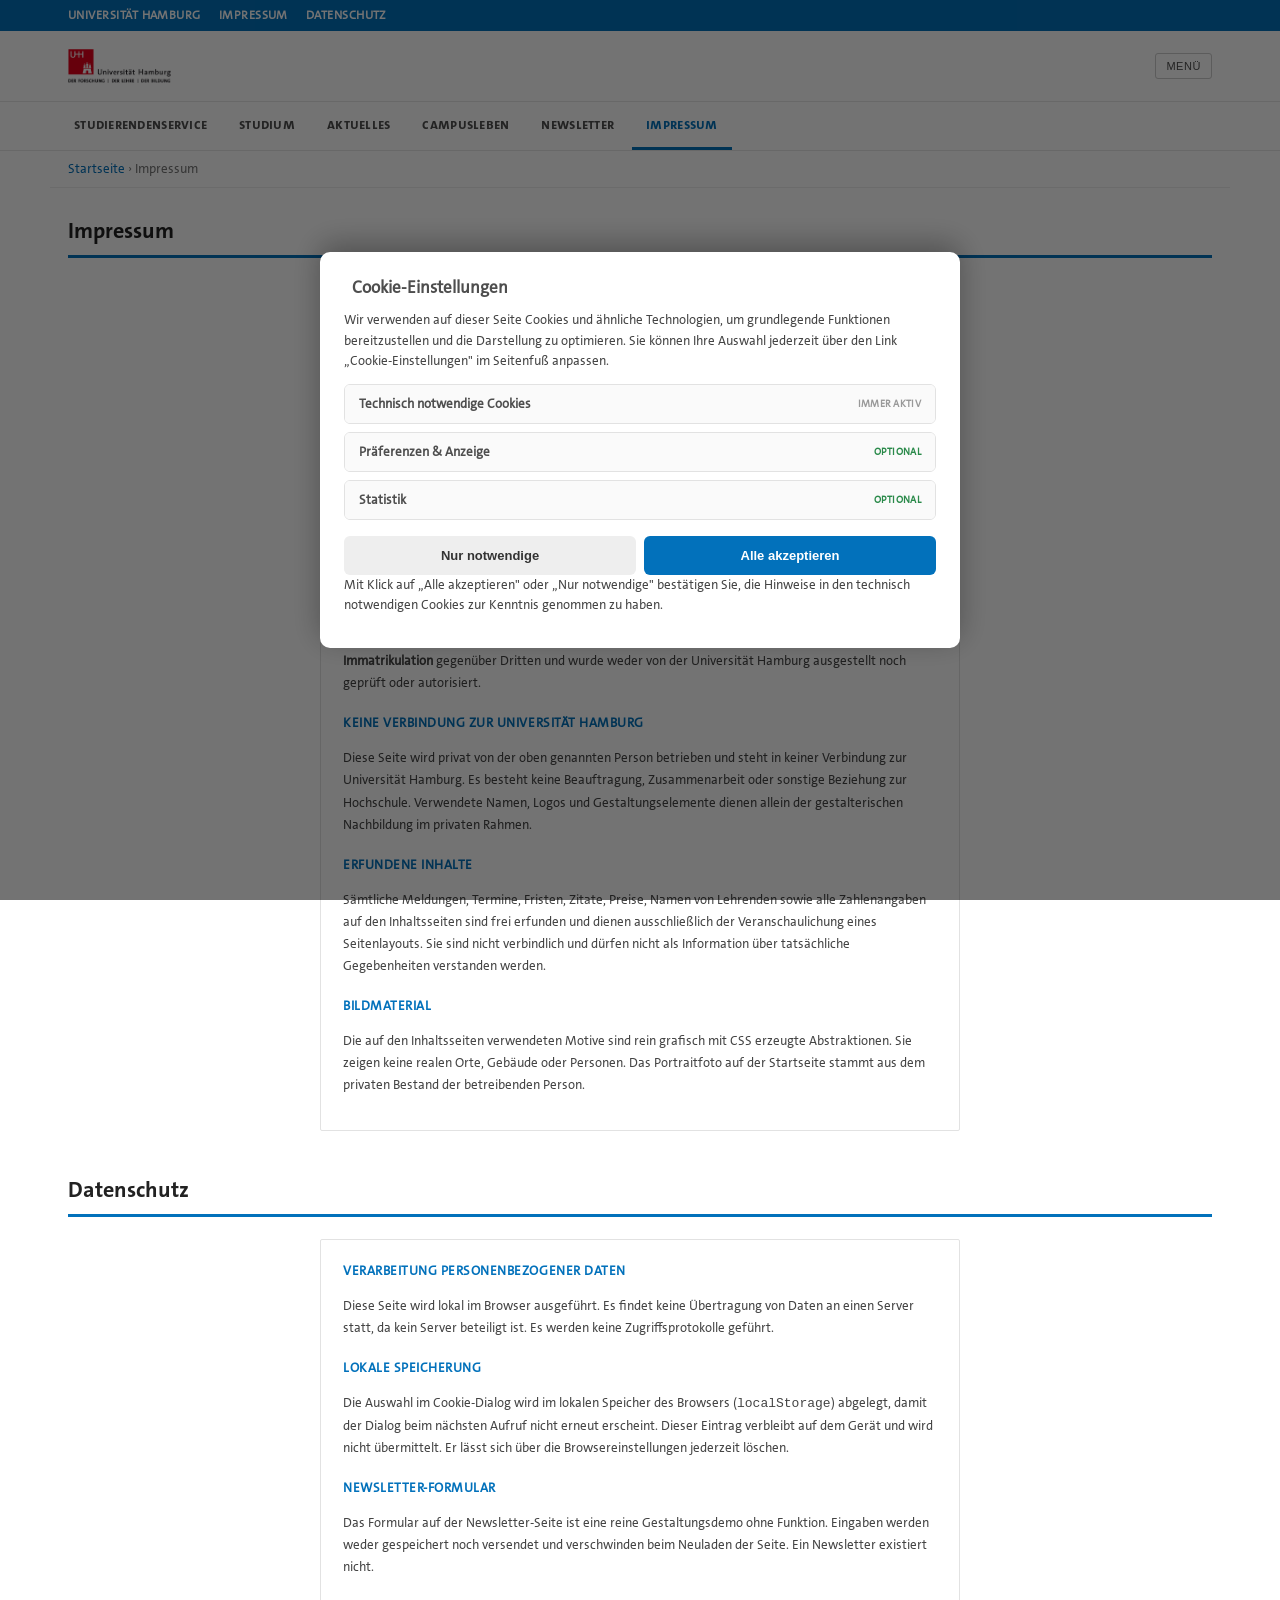
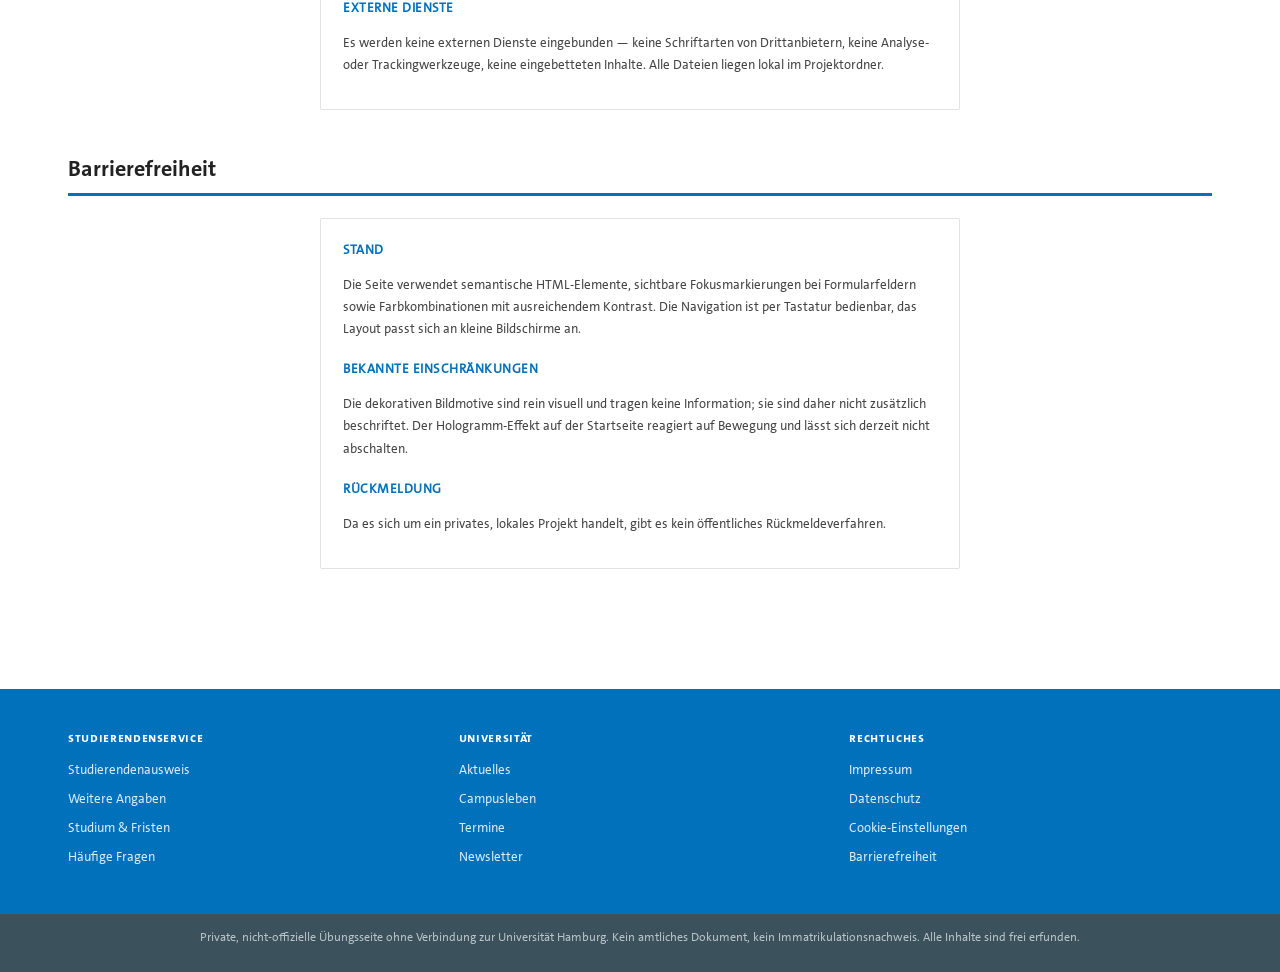
<file: impressum.html>
<!doctype html>
<html lang="de">
<head>
<meta charset="UTF-8" />
<meta name="viewport" content="width=device-width, initial-scale=1, viewport-fit=cover" />
<title>Impressum · Universität Hamburg</title>
<meta name="theme-color" content="#0271bb" />
<link rel="manifest" href="manifest.json" />
<link rel="icon" href="uhh-icon.png" type="image/png" />
<link rel="stylesheet" href="styles.css" />
<link rel="stylesheet" href="uhh-style.css" />
</head>
<body>

  <header class="site-header">
    <div class="uhh-metabar">
      <div class="uhh-metabar-inner">
        <a href="index.html">Universität Hamburg</a>
        <a href="impressum.html">Impressum</a>
        <a href="impressum.html#datenschutz">Datenschutz</a>
      </div>
    </div>
    <div class="site-header-top">
      <a class="site-brand" href="index.html">
        <img src="uhh-logo-full.png" alt="Universität Hamburg" />
      </a>
      <button class="nav-toggle" type="button" aria-hidden="true">Menü</button>
    </div>
    <nav class="site-nav" aria-label="Hauptnavigation">
      <ul>
        <li><a href="index.html">Studierendenservice</a></li>
        <li><a href="studium.html">Studium</a></li>
        <li><a href="aktuelles.html">Aktuelles</a></li>
        <li><a href="campus.html">Campusleben</a></li>
        <li><a href="newsletter.html">Newsletter</a></li>
        <li><a href="impressum.html" class="active">Impressum</a></li>
      </ul>
    </nav>
  </header>

  <p class="breadcrumb"><a href="index.html">Startseite</a> › Impressum</p>

  <main>

    <section style="margin-top: 28px;">
      <h1 class="section-title">Impressum</h1>

      <div class="impressum-box" style="margin-top: 22px;">
        <h3>Angaben gemäß § 5 TMG</h3>
        <p>Janne Mai Wedekind<br/>Privat betriebene, persönliche Seite</p>

        <h3>Verantwortlich für den Inhalt</h3>
        <p>Janne Mai Wedekind</p>

        <h3>Art der Seite</h3>
        <p>
          Diese Website ist ein privates Gestaltungs- und Übungsprojekt. Sie wird ausschließlich lokal
          und offline betrieben, ist nicht öffentlich erreichbar und verfolgt keine kommerziellen
          Zwecke.
        </p>

        <h3>Kein amtliches Dokument</h3>
        <p>
          Die auf der Startseite dargestellte Ausweiskarte ist eine private Nachbildung zu
          Gestaltungszwecken. Sie ist <strong>kein amtliches Ausweisdokument</strong>, besitzt keine
          rechtliche Gültigkeit, dient <strong>nicht dem Nachweis der Immatrikulation</strong>
          gegenüber Dritten und wurde weder von der Universität Hamburg ausgestellt noch geprüft oder
          autorisiert.
        </p>

        <h3>Keine Verbindung zur Universität Hamburg</h3>
        <p>
          Diese Seite wird privat von der oben genannten Person betrieben und steht in keiner
          Verbindung zur Universität Hamburg. Es besteht keine Beauftragung, Zusammenarbeit oder
          sonstige Beziehung zur Hochschule. Verwendete Namen, Logos und Gestaltungselemente dienen
          allein der gestalterischen Nachbildung im privaten Rahmen.
        </p>

        <h3>Erfundene Inhalte</h3>
        <p>
          Sämtliche Meldungen, Termine, Fristen, Zitate, Preise, Namen von Lehrenden sowie alle
          Zahlenangaben auf den Inhaltsseiten sind frei erfunden und dienen ausschließlich der
          Veranschaulichung eines Seitenlayouts. Sie sind nicht verbindlich und dürfen nicht als
          Information über tatsächliche Gegebenheiten verstanden werden.
        </p>

        <h3>Bildmaterial</h3>
        <p>
          Die auf den Inhaltsseiten verwendeten Motive sind rein grafisch mit CSS erzeugte
          Abstraktionen. Sie zeigen keine realen Orte, Gebäude oder Personen. Das Portraitfoto auf der
          Startseite stammt aus dem privaten Bestand der betreibenden Person.
        </p>
      </div>
    </section>

    <section id="datenschutz">
      <h2 class="section-title">Datenschutz</h2>

      <div class="impressum-box" style="margin-top: 22px;">
        <h3>Verarbeitung personenbezogener Daten</h3>
        <p>
          Diese Seite wird lokal im Browser ausgeführt. Es findet keine Übertragung von Daten an einen
          Server statt, da kein Server beteiligt ist. Es werden keine Zugriffsprotokolle geführt.
        </p>

        <h3>Lokale Speicherung</h3>
        <p>
          Die Auswahl im Cookie-Dialog wird im lokalen Speicher des Browsers (<code>localStorage</code>)
          abgelegt, damit der Dialog beim nächsten Aufruf nicht erneut erscheint. Dieser Eintrag
          verbleibt auf dem Gerät und wird nicht übermittelt. Er lässt sich über die Browsereinstellungen
          jederzeit löschen.
        </p>

        <h3>Newsletter-Formular</h3>
        <p>
          Das Formular auf der Newsletter-Seite ist eine reine Gestaltungsdemo ohne Funktion. Eingaben
          werden weder gespeichert noch versendet und verschwinden beim Neuladen der Seite. Ein
          Newsletter existiert nicht.
        </p>

        <h3>Externe Dienste</h3>
        <p>
          Es werden keine externen Dienste eingebunden — keine Schriftarten von Drittanbietern, keine
          Analyse- oder Trackingwerkzeuge, keine eingebetteten Inhalte. Alle Dateien liegen lokal im
          Projektordner.
        </p>
      </div>
    </section>

    <section id="barrierefreiheit">
      <h2 class="section-title">Barrierefreiheit</h2>

      <div class="impressum-box" style="margin-top: 22px;">
        <h3>Stand</h3>
        <p>
          Die Seite verwendet semantische HTML-Elemente, sichtbare Fokusmarkierungen bei Formularfeldern
          sowie Farbkombinationen mit ausreichendem Kontrast. Die Navigation ist per Tastatur bedienbar,
          das Layout passt sich an kleine Bildschirme an.
        </p>

        <h3>Bekannte Einschränkungen</h3>
        <p>
          Die dekorativen Bildmotive sind rein visuell und tragen keine Information; sie sind daher nicht
          zusätzlich beschriftet. Der Hologramm-Effekt auf der Startseite reagiert auf Bewegung und lässt
          sich derzeit nicht abschalten.
        </p>

        <h3>Rückmeldung</h3>
        <p>
          Da es sich um ein privates, lokales Projekt handelt, gibt es kein öffentliches
          Rückmeldeverfahren.
        </p>
      </div>
    </section>

  </main>

  <footer class="site-footer">
    <div class="footer-inner">
      <div class="footer-col">
        <h4>Studierendenservice</h4>
        <ul>
          <li><a href="index.html#ausweis">Studierendenausweis</a></li>
          <li><a href="index.html#weitere-angaben">Weitere Angaben</a></li>
          <li><a href="studium.html">Studium &amp; Fristen</a></li>
          <li><a href="studium.html#faq">Häufige Fragen</a></li>
        </ul>
      </div>
      <div class="footer-col">
        <h4>Universität</h4>
        <ul>
          <li><a href="aktuelles.html">Aktuelles</a></li>
          <li><a href="campus.html">Campusleben</a></li>
          <li><a href="campus.html#termine">Termine</a></li>
          <li><a href="newsletter.html">Newsletter</a></li>
        </ul>
      </div>
      <div class="footer-col">
        <h4>Rechtliches</h4>
        <ul>
          <li><a href="impressum.html">Impressum</a></li>
          <li><a href="impressum.html#datenschutz">Datenschutz</a></li>
          <li><a href="#" id="open-cookie-settings">Cookie-Einstellungen</a></li>
          <li><a href="impressum.html#barrierefreiheit">Barrierefreiheit</a></li>
        </ul>
      </div>
    </div>
    <div class="footer-bottom">
      Private, nicht-offizielle Übungsseite ohne Verbindung zur Universität Hamburg. Kein amtliches
      Dokument, kein Immatrikulationsnachweis. Alle Inhalte sind frei erfunden.
    </div>
  </footer>

  <div class="cookie-overlay" id="cookie-overlay">
    <div class="cookie-modal">
      <h2>Cookie-Einstellungen</h2>
      <p>
        Wir verwenden auf dieser Seite Cookies und ähnliche Technologien, um grundlegende Funktionen
        bereitzustellen und die Darstellung zu optimieren. Sie können Ihre Auswahl jederzeit über den
        Link „Cookie-Einstellungen" im Seitenfuß anpassen.
      </p>

      <details class="cookie-accordion" data-required>
        <summary>Technisch notwendige Cookies <span class="toggle-pill">immer aktiv</span></summary>
        <div class="accordion-body">
          Diese Kategorie umfasst Cookies und lokale Speicherfunktionen, die für den grundlegenden Betrieb
          der Seite erforderlich sind. Zur Einordnung: Diese Seite ist eine private, nicht-offizielle
          Übungsseite mit einer Nachbildung eines Studierendenausweises der Universität Hamburg. Sie
          besitzt keine rechtliche Gültigkeit als amtliches Ausweisdokument, dient nicht dem Nachweis der
          Immatrikulation gegenüber Dritten und wird nicht von der Universität Hamburg betrieben, geprüft
          oder autorisiert.
        </div>
      </details>

      <details class="cookie-accordion">
        <summary>Präferenzen &amp; Anzeige <span class="toggle-pill">optional</span></summary>
        <div class="accordion-body">
          Speichert Anzeigeeinstellungen wie zuletzt verwendete Ansichten.
        </div>
      </details>

      <details class="cookie-accordion">
        <summary>Statistik <span class="toggle-pill">optional</span></summary>
        <div class="accordion-body">
          Diese Seite bindet keine externen Statistik- oder Tracking-Dienste ein.
        </div>
      </details>

      <div class="cookie-buttons">
        <button class="btn-necessary" id="btn-necessary" type="button">Nur notwendige</button>
        <button class="btn-accept-all" id="btn-accept-all" type="button">Alle akzeptieren</button>
      </div>

      <p class="cookie-fine-print">
        Mit Klick auf „Alle akzeptieren" oder „Nur notwendige" bestätigen Sie, die Hinweise in den
        technisch notwendigen Cookies zur Kenntnis genommen zu haben.
      </p>
    </div>
  </div>

  <script src="site.js"></script>
</body>
</html>
</file>
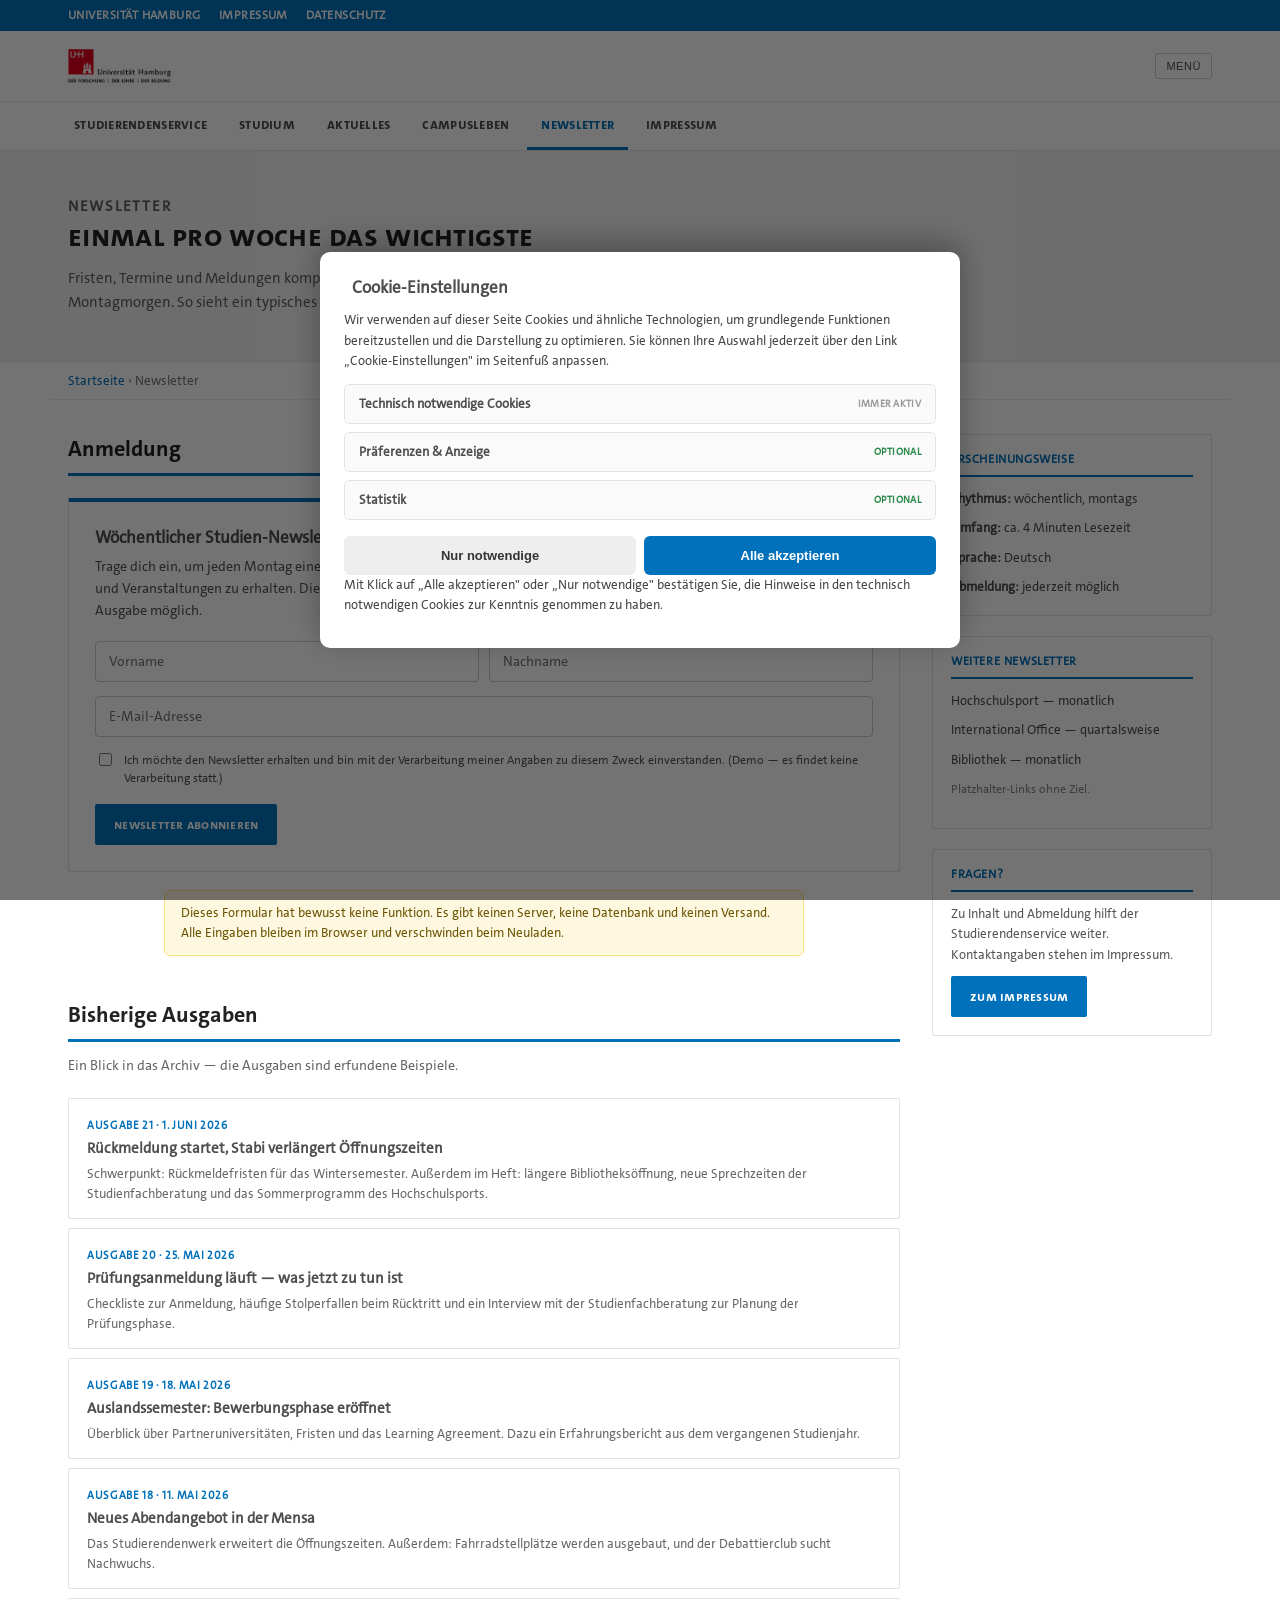
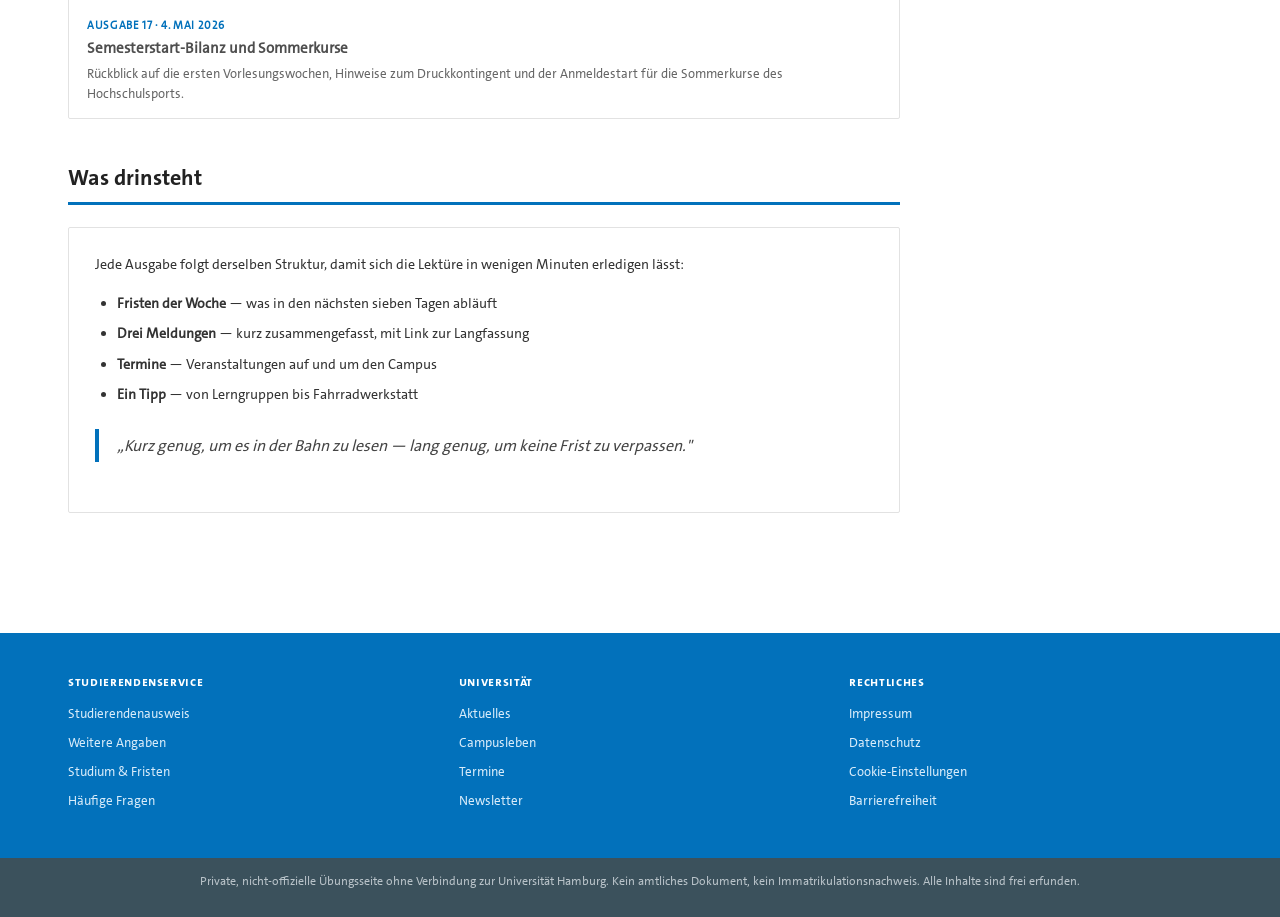
<file: newsletter.html>
<!doctype html>
<html lang="de">
<head>
<meta charset="UTF-8" />
<meta name="viewport" content="width=device-width, initial-scale=1, viewport-fit=cover" />
<title>Newsletter · Universität Hamburg</title>
<meta name="theme-color" content="#0271bb" />
<link rel="manifest" href="manifest.json" />
<link rel="icon" href="uhh-icon.png" type="image/png" />
<link rel="stylesheet" href="styles.css" />
<link rel="stylesheet" href="uhh-style.css" />
</head>
<body>

  <header class="site-header">
    <div class="uhh-metabar">
      <div class="uhh-metabar-inner">
        <a href="index.html">Universität Hamburg</a>
        <a href="impressum.html">Impressum</a>
        <a href="impressum.html#datenschutz">Datenschutz</a>
      </div>
    </div>
    <div class="site-header-top">
      <a class="site-brand" href="index.html">
        <img src="uhh-logo-full.png" alt="Universität Hamburg" />
      </a>
      <button class="nav-toggle" type="button" aria-hidden="true">Menü</button>
    </div>
    <nav class="site-nav" aria-label="Hauptnavigation">
      <ul>
        <li><a href="index.html">Studierendenservice</a></li>
        <li><a href="studium.html">Studium</a></li>
        <li><a href="aktuelles.html">Aktuelles</a></li>
        <li><a href="campus.html">Campusleben</a></li>
        <li><a href="newsletter.html" class="active">Newsletter</a></li>
        <li><a href="impressum.html">Impressum</a></li>
      </ul>
    </nav>
  </header>

  <div class="hero">
    <div class="hero-inner">
      <p class="hero-kicker">Newsletter</p>
      <h1>Einmal pro Woche das Wichtigste</h1>
      <p>
        Fristen, Termine und Meldungen kompakt zusammengefasst — jeden Montagmorgen. So sieht ein
        typisches Anmeldeformular aus.
      </p>
    </div>
  </div>

  <p class="breadcrumb"><a href="index.html">Startseite</a> › Newsletter</p>

  <main>

    <div class="layout-2col" style="margin-top: 34px;">
      <div>

        <section style="margin-top: 0;">
          <h2 class="section-title">Anmeldung</h2>

          <div class="newsletter-box" style="margin-top: 22px;">
            <h3>Wöchentlicher Studien-Newsletter</h3>
            <p>
              Trage dich ein, um jeden Montag eine Übersicht über anstehende Fristen, neue Meldungen
              und Veranstaltungen zu erhalten. Die Abmeldung ist jederzeit über den Link am Ende
              jeder Ausgabe möglich.
            </p>

            <form id="newsletter-form" novalidate>
              <div class="form-row">
                <input type="text" name="vorname" placeholder="Vorname" autocomplete="off" />
                <input type="text" name="nachname" placeholder="Nachname" autocomplete="off" />
              </div>
              <div class="form-row">
                <input type="email" name="email" placeholder="E-Mail-Adresse" autocomplete="off" />
              </div>

              <label class="checkbox-row">
                <input type="checkbox" name="einwilligung" />
                <span>
                  Ich möchte den Newsletter erhalten und bin mit der Verarbeitung meiner Angaben zu
                  diesem Zweck einverstanden. (Demo — es findet keine Verarbeitung statt.)
                </span>
              </label>

              <button class="btn btn-solid" type="submit">Newsletter abonnieren</button>

              <p class="form-status" id="form-status">
                <strong>Nur eine Demo.</strong> Es wurde nichts gesendet und nichts gespeichert. Das
                Formular zeigt lediglich, wie eine Anmeldung gestaltet sein könnte.
              </p>
            </form>
          </div>

          <div class="notice-inline">
            Dieses Formular hat bewusst keine Funktion. Es gibt keinen Server, keine Datenbank und
            keinen Versand. Alle Eingaben bleiben im Browser und verschwinden beim Neuladen.
          </div>
        </section>

        <section id="archiv">
          <h2 class="section-title">Bisherige Ausgaben</h2>
          <p class="section-lead">
            Ein Blick in das Archiv — die Ausgaben sind erfundene Beispiele.
          </p>

          <ul class="archive-list">
            <li class="archive-item">
              <span class="issue">Ausgabe 21 · 1. Juni 2026</span>
              <h3>Rückmeldung startet, Stabi verlängert Öffnungszeiten</h3>
              <p>
                Schwerpunkt: Rückmeldefristen für das Wintersemester. Außerdem im Heft: längere
                Bibliotheksöffnung, neue Sprechzeiten der Studienfachberatung und das Sommerprogramm
                des Hochschulsports.
              </p>
            </li>
            <li class="archive-item">
              <span class="issue">Ausgabe 20 · 25. Mai 2026</span>
              <h3>Prüfungsanmeldung läuft — was jetzt zu tun ist</h3>
              <p>
                Checkliste zur Anmeldung, häufige Stolperfallen beim Rücktritt und ein Interview mit
                der Studienfachberatung zur Planung der Prüfungsphase.
              </p>
            </li>
            <li class="archive-item">
              <span class="issue">Ausgabe 19 · 18. Mai 2026</span>
              <h3>Auslandssemester: Bewerbungsphase eröffnet</h3>
              <p>
                Überblick über Partneruniversitäten, Fristen und das Learning Agreement. Dazu ein
                Erfahrungsbericht aus dem vergangenen Studienjahr.
              </p>
            </li>
            <li class="archive-item">
              <span class="issue">Ausgabe 18 · 11. Mai 2026</span>
              <h3>Neues Abendangebot in der Mensa</h3>
              <p>
                Das Studierendenwerk erweitert die Öffnungszeiten. Außerdem: Fahrradstellplätze werden
                ausgebaut, und der Debattierclub sucht Nachwuchs.
              </p>
            </li>
            <li class="archive-item">
              <span class="issue">Ausgabe 17 · 4. Mai 2026</span>
              <h3>Semesterstart-Bilanz und Sommerkurse</h3>
              <p>
                Rückblick auf die ersten Vorlesungswochen, Hinweise zum Druckkontingent und der
                Anmeldestart für die Sommerkurse des Hochschulsports.
              </p>
            </li>
          </ul>
        </section>

        <section>
          <h2 class="section-title">Was drinsteht</h2>
          <div class="prose" style="margin-top: 22px;">
            <p>
              Jede Ausgabe folgt derselben Struktur, damit sich die Lektüre in wenigen Minuten
              erledigen lässt:
            </p>
            <ul>
              <li><strong>Fristen der Woche</strong> — was in den nächsten sieben Tagen abläuft</li>
              <li><strong>Drei Meldungen</strong> — kurz zusammengefasst, mit Link zur Langfassung</li>
              <li><strong>Termine</strong> — Veranstaltungen auf und um den Campus</li>
              <li><strong>Ein Tipp</strong> — von Lerngruppen bis Fahrradwerkstatt</li>
            </ul>
            <div class="pull-quote">
              „Kurz genug, um es in der Bahn zu lesen — lang genug, um keine Frist zu verpassen."
            </div>
          </div>
        </section>

      </div>

      <aside>
        <div class="sidebar-box">
          <h4>Erscheinungsweise</h4>
          <ul>
            <li><strong>Rhythmus:</strong> wöchentlich, montags</li>
            <li><strong>Umfang:</strong> ca. 4 Minuten Lesezeit</li>
            <li><strong>Sprache:</strong> Deutsch</li>
            <li><strong>Abmeldung:</strong> jederzeit möglich</li>
          </ul>
        </div>

        <div class="sidebar-box">
          <h4>Weitere Newsletter</h4>
          <ul>
            <li><a href="#">Hochschulsport — monatlich</a></li>
            <li><a href="#">International Office — quartalsweise</a></li>
            <li><a href="#">Bibliothek — monatlich</a></li>
          </ul>
          <p style="margin-top:12px; font-size:11.5px; color:#888;">
            Platzhalter-Links ohne Ziel.
          </p>
        </div>

        <div class="sidebar-box">
          <h4>Fragen?</h4>
          <p>
            Zu Inhalt und Abmeldung hilft der Studierendenservice weiter. Kontaktangaben stehen im
            Impressum.
          </p>
          <a class="btn btn-solid" href="impressum.html">Zum Impressum</a>
        </div>
      </aside>
    </div>

  </main>

  <footer class="site-footer">
    <div class="footer-inner">
      <div class="footer-col">
        <h4>Studierendenservice</h4>
        <ul>
          <li><a href="index.html#ausweis">Studierendenausweis</a></li>
          <li><a href="index.html#weitere-angaben">Weitere Angaben</a></li>
          <li><a href="studium.html">Studium &amp; Fristen</a></li>
          <li><a href="studium.html#faq">Häufige Fragen</a></li>
        </ul>
      </div>
      <div class="footer-col">
        <h4>Universität</h4>
        <ul>
          <li><a href="aktuelles.html">Aktuelles</a></li>
          <li><a href="campus.html">Campusleben</a></li>
          <li><a href="campus.html#termine">Termine</a></li>
          <li><a href="newsletter.html">Newsletter</a></li>
        </ul>
      </div>
      <div class="footer-col">
        <h4>Rechtliches</h4>
        <ul>
          <li><a href="impressum.html">Impressum</a></li>
          <li><a href="impressum.html#datenschutz">Datenschutz</a></li>
          <li><a href="#" id="open-cookie-settings">Cookie-Einstellungen</a></li>
          <li><a href="impressum.html#barrierefreiheit">Barrierefreiheit</a></li>
        </ul>
      </div>
    </div>
    <div class="footer-bottom">
      Private, nicht-offizielle Übungsseite ohne Verbindung zur Universität Hamburg. Kein amtliches
      Dokument, kein Immatrikulationsnachweis. Alle Inhalte sind frei erfunden.
    </div>
  </footer>

  <div class="cookie-overlay" id="cookie-overlay">
    <div class="cookie-modal">
      <h2>Cookie-Einstellungen</h2>
      <p>
        Wir verwenden auf dieser Seite Cookies und ähnliche Technologien, um grundlegende Funktionen
        bereitzustellen und die Darstellung zu optimieren. Sie können Ihre Auswahl jederzeit über den
        Link „Cookie-Einstellungen" im Seitenfuß anpassen.
      </p>

      <details class="cookie-accordion" data-required>
        <summary>Technisch notwendige Cookies <span class="toggle-pill">immer aktiv</span></summary>
        <div class="accordion-body">
          Diese Kategorie umfasst Cookies und lokale Speicherfunktionen, die für den grundlegenden Betrieb
          der Seite erforderlich sind. Zur Einordnung: Diese Seite ist eine private, nicht-offizielle
          Übungsseite mit einer Nachbildung eines Studierendenausweises der Universität Hamburg. Sie
          besitzt keine rechtliche Gültigkeit als amtliches Ausweisdokument, dient nicht dem Nachweis der
          Immatrikulation gegenüber Dritten und wird nicht von der Universität Hamburg betrieben, geprüft
          oder autorisiert. Das Newsletter-Formular ist eine Demo ohne Datenverarbeitung.
        </div>
      </details>

      <details class="cookie-accordion">
        <summary>Präferenzen &amp; Anzeige <span class="toggle-pill">optional</span></summary>
        <div class="accordion-body">
          Speichert Anzeigeeinstellungen wie zuletzt verwendete Ansichten.
        </div>
      </details>

      <details class="cookie-accordion">
        <summary>Statistik <span class="toggle-pill">optional</span></summary>
        <div class="accordion-body">
          Diese Seite bindet keine externen Statistik- oder Tracking-Dienste ein.
        </div>
      </details>

      <div class="cookie-buttons">
        <button class="btn-necessary" id="btn-necessary" type="button">Nur notwendige</button>
        <button class="btn-accept-all" id="btn-accept-all" type="button">Alle akzeptieren</button>
      </div>

      <p class="cookie-fine-print">
        Mit Klick auf „Alle akzeptieren" oder „Nur notwendige" bestätigen Sie, die Hinweise in den
        technisch notwendigen Cookies zur Kenntnis genommen zu haben.
      </p>
    </div>
  </div>

  <script src="site.js"></script>
</body>
</html>
</file>
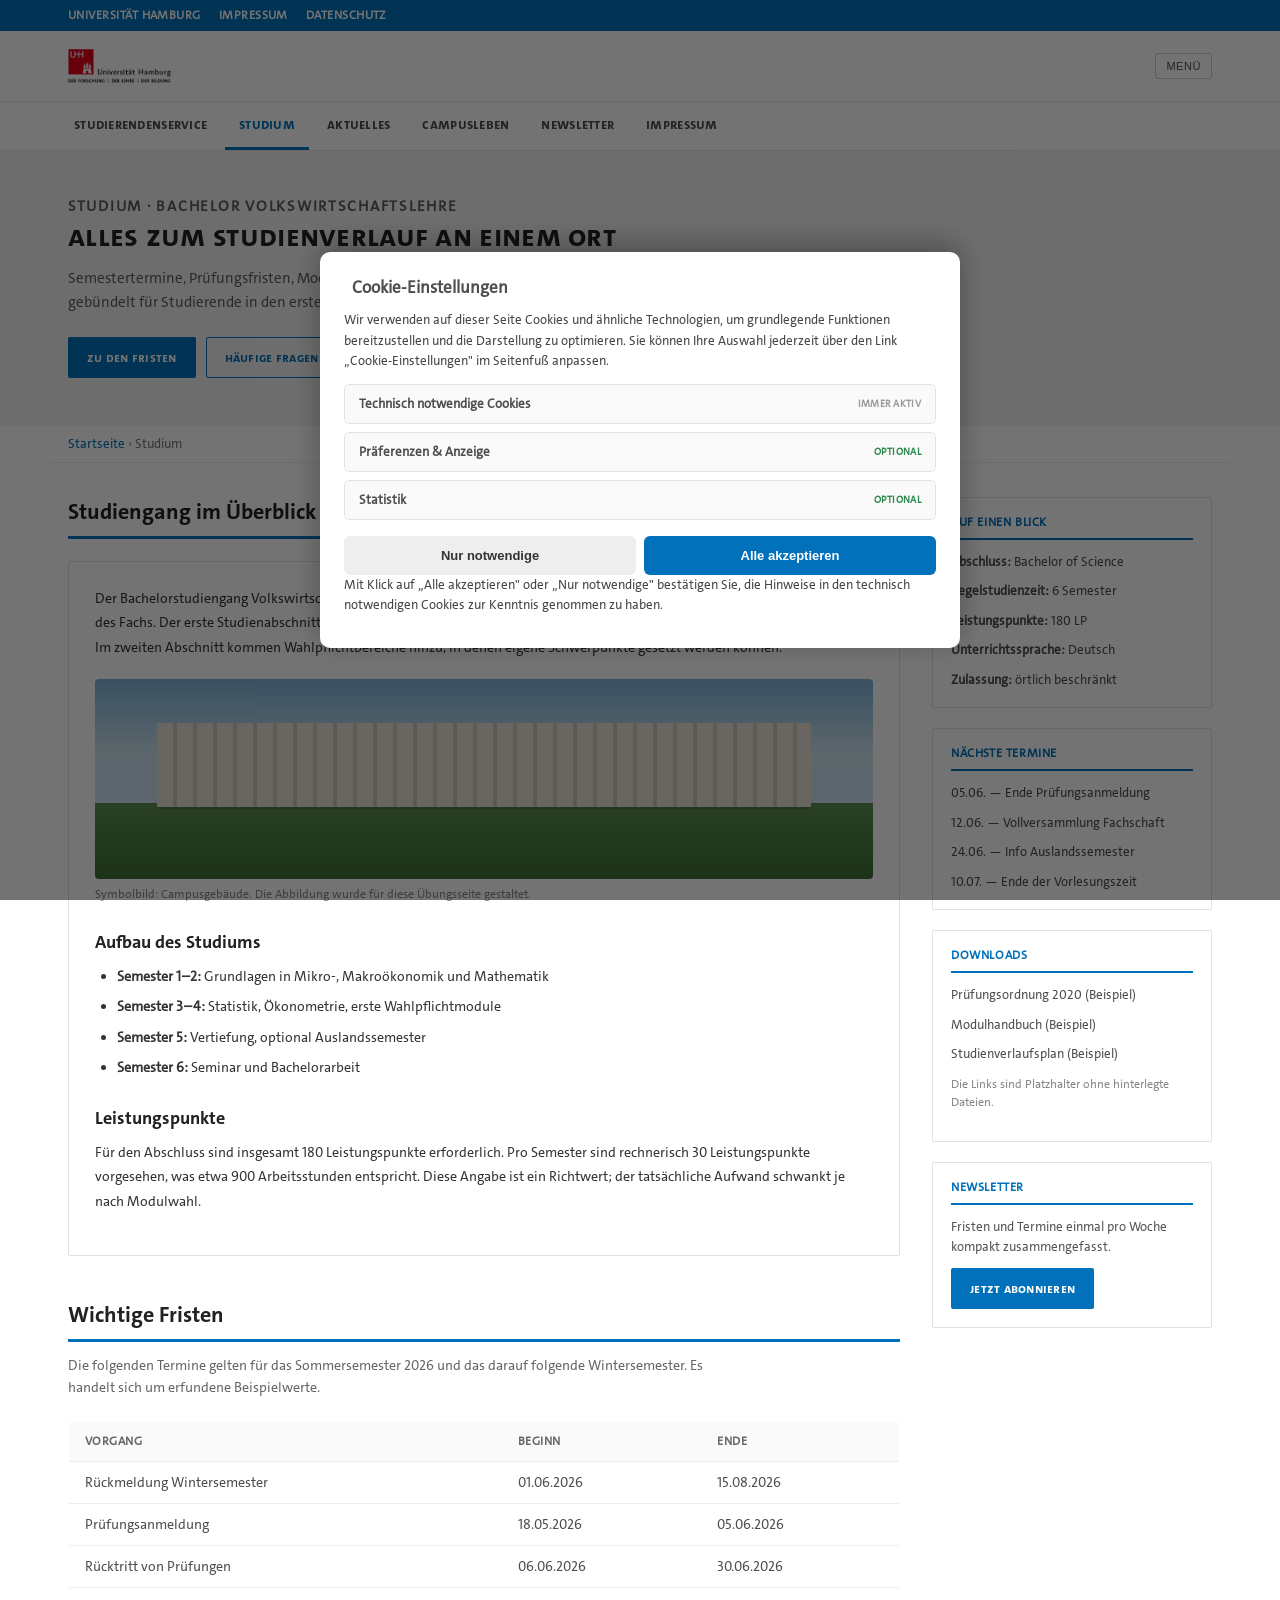
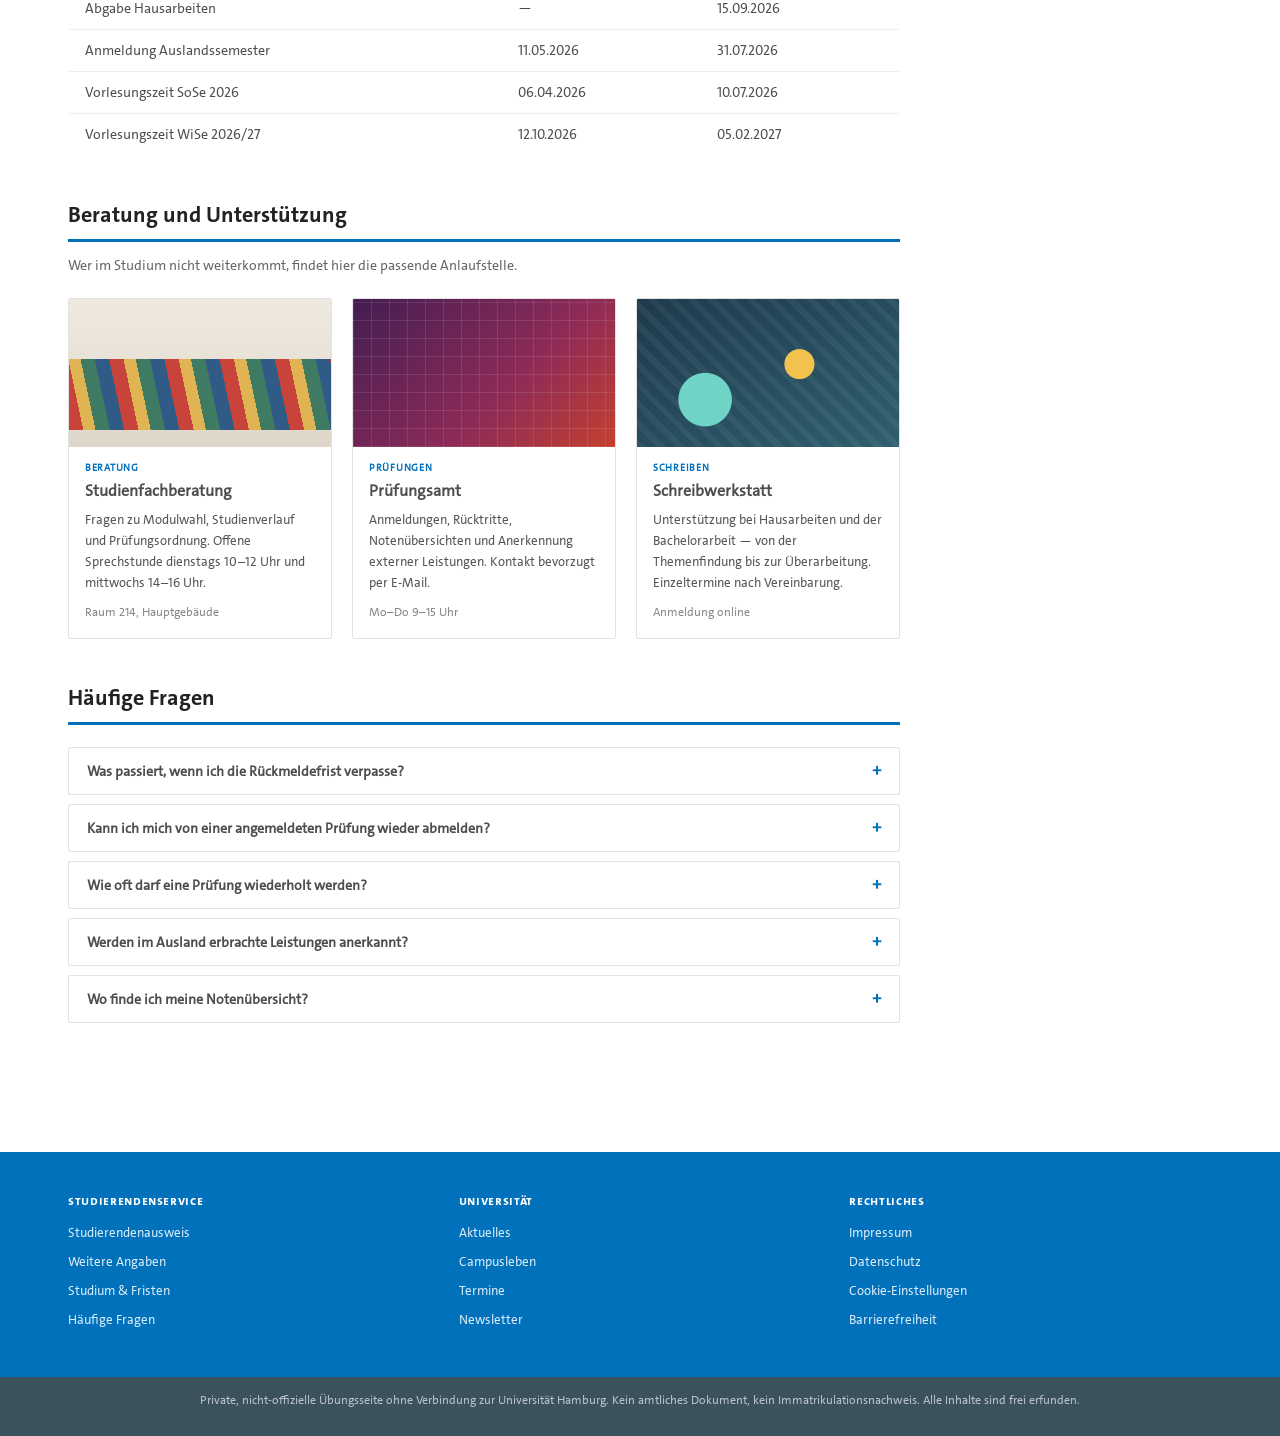
<file: studium.html>
<!doctype html>
<html lang="de">
<head>
<meta charset="UTF-8" />
<meta name="viewport" content="width=device-width, initial-scale=1, viewport-fit=cover" />
<title>Studium · Universität Hamburg</title>
<meta name="theme-color" content="#0271bb" />
<link rel="manifest" href="manifest.json" />
<link rel="icon" href="uhh-icon.png" type="image/png" />
<link rel="stylesheet" href="styles.css" />
<link rel="stylesheet" href="uhh-style.css" />
</head>
<body>

  <header class="site-header">
    <div class="uhh-metabar">
      <div class="uhh-metabar-inner">
        <a href="index.html">Universität Hamburg</a>
        <a href="impressum.html">Impressum</a>
        <a href="impressum.html#datenschutz">Datenschutz</a>
      </div>
    </div>
    <div class="site-header-top">
      <a class="site-brand" href="index.html">
        <img src="uhh-logo-full.png" alt="Universität Hamburg" />
      </a>
      <button class="nav-toggle" type="button" aria-hidden="true">Menü</button>
    </div>
    <nav class="site-nav" aria-label="Hauptnavigation">
      <ul>
        <li><a href="index.html">Studierendenservice</a></li>
        <li><a href="studium.html" class="active">Studium</a></li>
        <li><a href="aktuelles.html">Aktuelles</a></li>
        <li><a href="campus.html">Campusleben</a></li>
        <li><a href="newsletter.html">Newsletter</a></li>
        <li><a href="impressum.html">Impressum</a></li>
      </ul>
    </nav>
  </header>

  <div class="hero">
    <div class="hero-inner">
      <p class="hero-kicker">Studium · Bachelor Volkswirtschaftslehre</p>
      <h1>Alles zum Studienverlauf an einem Ort</h1>
      <p>
        Semestertermine, Prüfungsfristen, Modulübersicht und Beratungsangebote — gebündelt für
        Studierende in den ersten Semestern.
      </p>
      <div class="hero-actions">
        <a class="btn btn-primary" href="#fristen">Zu den Fristen</a>
        <a class="btn btn-ghost" href="#faq">Häufige Fragen</a>
      </div>
    </div>
  </div>

  <p class="breadcrumb"><a href="index.html">Startseite</a> › Studium</p>

  <main>

    <div class="layout-2col" style="margin-top: 34px;">
      <div>

        <section style="margin-top: 0;">
          <h2 class="section-title">Studiengang im Überblick</h2>
          <div class="prose" style="margin-top: 22px;">
            <p>
              Der Bachelorstudiengang Volkswirtschaftslehre vermittelt in sechs Semestern die
              theoretischen und empirischen Grundlagen des Fachs. Der erste Studienabschnitt umfasst
              die Grundlagenmodule in Mikro- und Makroökonomik, Mathematik und Statistik. Im zweiten
              Abschnitt kommen Wahlpflichtbereiche hinzu, in denen eigene Schwerpunkte gesetzt werden
              können.
            </p>

            <figure>
              <div class="cover cover-campus" style="height: 200px; border-radius: 4px;"></div>
              <figcaption>
                Symbolbild: Campusgebäude. Die Abbildung wurde für diese Übungsseite gestaltet.
              </figcaption>
            </figure>

            <h2>Aufbau des Studiums</h2>
            <ul>
              <li><strong>Semester 1–2:</strong> Grundlagen in Mikro-, Makroökonomik und Mathematik</li>
              <li><strong>Semester 3–4:</strong> Statistik, Ökonometrie, erste Wahlpflichtmodule</li>
              <li><strong>Semester 5:</strong> Vertiefung, optional Auslandssemester</li>
              <li><strong>Semester 6:</strong> Seminar und Bachelorarbeit</li>
            </ul>

            <h2>Leistungspunkte</h2>
            <p>
              Für den Abschluss sind insgesamt 180 Leistungspunkte erforderlich. Pro Semester sind
              rechnerisch 30 Leistungspunkte vorgesehen, was etwa 900 Arbeitsstunden entspricht. Diese
              Angabe ist ein Richtwert; der tatsächliche Aufwand schwankt je nach Modulwahl.
            </p>
          </div>
        </section>

        <section id="fristen">
          <h2 class="section-title">Wichtige Fristen</h2>
          <p class="section-lead">
            Die folgenden Termine gelten für das Sommersemester 2026 und das darauf folgende
            Wintersemester. Es handelt sich um erfundene Beispielwerte.
          </p>

          <div class="table-scroll">
            <table class="data-table">
              <thead>
                <tr><th>Vorgang</th><th>Beginn</th><th>Ende</th></tr>
              </thead>
              <tbody>
                <tr><td>Rückmeldung Wintersemester</td><td>01.06.2026</td><td>15.08.2026</td></tr>
                <tr><td>Prüfungsanmeldung</td><td>18.05.2026</td><td>05.06.2026</td></tr>
                <tr><td>Rücktritt von Prüfungen</td><td>06.06.2026</td><td>30.06.2026</td></tr>
                <tr><td>Abgabe Hausarbeiten</td><td>—</td><td>15.09.2026</td></tr>
                <tr><td>Anmeldung Auslandssemester</td><td>11.05.2026</td><td>31.07.2026</td></tr>
                <tr><td>Vorlesungszeit SoSe 2026</td><td>06.04.2026</td><td>10.07.2026</td></tr>
                <tr><td>Vorlesungszeit WiSe 2026/27</td><td>12.10.2026</td><td>05.02.2027</td></tr>
              </tbody>
            </table>
          </div>
        </section>

        <section id="beratung">
          <h2 class="section-title">Beratung und Unterstützung</h2>
          <p class="section-lead">
            Wer im Studium nicht weiterkommt, findet hier die passende Anlaufstelle.
          </p>

          <div class="news-grid">
            <div class="news-card">
              <div class="cover cover-books"></div>
              <div class="news-body">
                <span class="tag">Beratung</span>
                <h3>Studienfachberatung</h3>
                <p>
                  Fragen zu Modulwahl, Studienverlauf und Prüfungsordnung. Offene Sprechstunde
                  dienstags 10–12 Uhr und mittwochs 14–16 Uhr.
                </p>
                <span class="news-meta">Raum 214, Hauptgebäude</span>
              </div>
            </div>
            <div class="news-card">
              <div class="cover cover-digital"></div>
              <div class="news-body">
                <span class="tag">Prüfungen</span>
                <h3>Prüfungsamt</h3>
                <p>
                  Anmeldungen, Rücktritte, Notenübersichten und Anerkennung externer Leistungen.
                  Kontakt bevorzugt per E-Mail.
                </p>
                <span class="news-meta">Mo–Do 9–15 Uhr</span>
              </div>
            </div>
            <div class="news-card">
              <div class="cover cover-lab"></div>
              <div class="news-body">
                <span class="tag">Schreiben</span>
                <h3>Schreibwerkstatt</h3>
                <p>
                  Unterstützung bei Hausarbeiten und der Bachelorarbeit — von der Themenfindung bis
                  zur Überarbeitung. Einzeltermine nach Vereinbarung.
                </p>
                <span class="news-meta">Anmeldung online</span>
              </div>
            </div>
          </div>
        </section>

        <section id="faq">
          <h2 class="section-title">Häufige Fragen</h2>
          <div style="margin-top: 22px;">
            <details class="faq">
              <summary>Was passiert, wenn ich die Rückmeldefrist verpasse?</summary>
              <div class="faq-body">
                Nach Ablauf der regulären Frist ist eine Rückmeldung noch innerhalb einer Nachfrist
                möglich, allerdings fällt dann eine Säumnisgebühr an. Wird auch die Nachfrist
                versäumt, erfolgt in der Regel die Exmatrikulation. In begründeten Härtefällen kann ein
                formloser Antrag beim Studierendenservice gestellt werden.
              </div>
            </details>

            <details class="faq">
              <summary>Kann ich mich von einer angemeldeten Prüfung wieder abmelden?</summary>
              <div class="faq-body">
                Ja, innerhalb der Rücktrittsfrist ist eine Abmeldung ohne Angabe von Gründen über das
                Campus-Portal möglich. Nach Ablauf der Frist ist ein Rücktritt nur noch bei
                nachgewiesener Prüfungsunfähigkeit möglich, etwa durch ein ärztliches Attest, das
                spätestens drei Werktage nach dem Prüfungstermin vorliegen muss.
              </div>
            </details>

            <details class="faq">
              <summary>Wie oft darf eine Prüfung wiederholt werden?</summary>
              <div class="faq-body">
                Nicht bestandene Prüfungen können in der Regel zweimal wiederholt werden. Für die
                dritte Wiederholung ist eine vorherige Studienberatung verpflichtend. Bestandene
                Prüfungen können nicht zur Notenverbesserung wiederholt werden.
              </div>
            </details>

            <details class="faq">
              <summary>Werden im Ausland erbrachte Leistungen anerkannt?</summary>
              <div class="faq-body">
                Leistungen von Partneruniversitäten werden anerkannt, sofern vor Antritt des
                Auslandsaufenthalts ein Learning Agreement geschlossen wurde. Ohne vorherige Absprache
                ist eine Anerkennung im Einzelfall zu prüfen und nicht garantiert.
              </div>
            </details>

            <details class="faq">
              <summary>Wo finde ich meine Notenübersicht?</summary>
              <div class="faq-body">
                Die Notenübersicht wird im Campus-Portal unter „Prüfungen" bereitgestellt und kann dort
                als PDF heruntergeladen werden. Offizielle, gesiegelte Bescheinigungen stellt das
                Prüfungsamt auf Anfrage aus.
              </div>
            </details>
          </div>
        </section>

      </div>

      <aside>
        <div class="sidebar-box">
          <h4>Auf einen Blick</h4>
          <ul>
            <li><strong>Abschluss:</strong> Bachelor of Science</li>
            <li><strong>Regelstudienzeit:</strong> 6 Semester</li>
            <li><strong>Leistungspunkte:</strong> 180 LP</li>
            <li><strong>Unterrichtssprache:</strong> Deutsch</li>
            <li><strong>Zulassung:</strong> örtlich beschränkt</li>
          </ul>
        </div>

        <div class="sidebar-box">
          <h4>Nächste Termine</h4>
          <ul>
            <li>05.06. — Ende Prüfungsanmeldung</li>
            <li>12.06. — Vollversammlung Fachschaft</li>
            <li>24.06. — Info Auslandssemester</li>
            <li>10.07. — Ende der Vorlesungszeit</li>
          </ul>
        </div>

        <div class="sidebar-box">
          <h4>Downloads</h4>
          <ul>
            <li><a href="#">Prüfungsordnung 2020 (Beispiel)</a></li>
            <li><a href="#">Modulhandbuch (Beispiel)</a></li>
            <li><a href="#">Studienverlaufsplan (Beispiel)</a></li>
          </ul>
          <p style="margin-top:12px; font-size:11.5px; color:#888;">
            Die Links sind Platzhalter ohne hinterlegte Dateien.
          </p>
        </div>

        <div class="sidebar-box">
          <h4>Newsletter</h4>
          <p>Fristen und Termine einmal pro Woche kompakt zusammengefasst.</p>
          <a class="btn btn-solid" href="newsletter.html">Jetzt abonnieren</a>
        </div>
      </aside>
    </div>

  </main>

  <footer class="site-footer">
    <div class="footer-inner">
      <div class="footer-col">
        <h4>Studierendenservice</h4>
        <ul>
          <li><a href="index.html#ausweis">Studierendenausweis</a></li>
          <li><a href="index.html#weitere-angaben">Weitere Angaben</a></li>
          <li><a href="studium.html">Studium &amp; Fristen</a></li>
          <li><a href="studium.html#faq">Häufige Fragen</a></li>
        </ul>
      </div>
      <div class="footer-col">
        <h4>Universität</h4>
        <ul>
          <li><a href="aktuelles.html">Aktuelles</a></li>
          <li><a href="campus.html">Campusleben</a></li>
          <li><a href="campus.html#termine">Termine</a></li>
          <li><a href="newsletter.html">Newsletter</a></li>
        </ul>
      </div>
      <div class="footer-col">
        <h4>Rechtliches</h4>
        <ul>
          <li><a href="impressum.html">Impressum</a></li>
          <li><a href="impressum.html#datenschutz">Datenschutz</a></li>
          <li><a href="#" id="open-cookie-settings">Cookie-Einstellungen</a></li>
          <li><a href="impressum.html#barrierefreiheit">Barrierefreiheit</a></li>
        </ul>
      </div>
    </div>
    <div class="footer-bottom">
      Private, nicht-offizielle Übungsseite ohne Verbindung zur Universität Hamburg. Kein amtliches
      Dokument, kein Immatrikulationsnachweis. Alle Inhalte sind frei erfunden.
    </div>
  </footer>

  <div class="cookie-overlay" id="cookie-overlay">
    <div class="cookie-modal">
      <h2>Cookie-Einstellungen</h2>
      <p>
        Wir verwenden auf dieser Seite Cookies und ähnliche Technologien, um grundlegende Funktionen
        bereitzustellen und die Darstellung zu optimieren. Sie können Ihre Auswahl jederzeit über den
        Link „Cookie-Einstellungen" im Seitenfuß anpassen.
      </p>

      <details class="cookie-accordion" data-required>
        <summary>Technisch notwendige Cookies <span class="toggle-pill">immer aktiv</span></summary>
        <div class="accordion-body">
          Diese Kategorie umfasst Cookies und lokale Speicherfunktionen, die für den grundlegenden Betrieb
          der Seite erforderlich sind. Zur Einordnung: Diese Seite ist eine private, nicht-offizielle
          Übungsseite mit einer Nachbildung eines Studierendenausweises der Universität Hamburg. Sie
          besitzt keine rechtliche Gültigkeit als amtliches Ausweisdokument, dient nicht dem Nachweis der
          Immatrikulation gegenüber Dritten und wird nicht von der Universität Hamburg betrieben, geprüft
          oder autorisiert. Alle Fristen und Angaben sind frei erfunden.
        </div>
      </details>

      <details class="cookie-accordion">
        <summary>Präferenzen &amp; Anzeige <span class="toggle-pill">optional</span></summary>
        <div class="accordion-body">
          Speichert Anzeigeeinstellungen wie zuletzt verwendete Ansichten.
        </div>
      </details>

      <details class="cookie-accordion">
        <summary>Statistik <span class="toggle-pill">optional</span></summary>
        <div class="accordion-body">
          Diese Seite bindet keine externen Statistik- oder Tracking-Dienste ein.
        </div>
      </details>

      <div class="cookie-buttons">
        <button class="btn-necessary" id="btn-necessary" type="button">Nur notwendige</button>
        <button class="btn-accept-all" id="btn-accept-all" type="button">Alle akzeptieren</button>
      </div>

      <p class="cookie-fine-print">
        Mit Klick auf „Alle akzeptieren" oder „Nur notwendige" bestätigen Sie, die Hinweise in den
        technisch notwendigen Cookies zur Kenntnis genommen zu haben.
      </p>
    </div>
  </div>

  <script src="site.js"></script>
</body>
</html>
</file>
<file: styles.css>
@property --holo-angle {
  syntax: '<angle>';
  inherits: true;
  initial-value: 45deg;
}

:root {
  --uhh-red: #c40a1f;
  --uhh-red-dark: #9c0818;
  --bg: #f2f2f2;
  --ink: #1a1a1a;
  --holo-x: 50%;
  --holo-y: 50%;
  --holo-angle: 45deg;
}

* { box-sizing: border-box; }

html, body {
  margin: 0;
  padding: 0;
  background: var(--bg);
  font-family: -apple-system, BlinkMacSystemFont, "Helvetica Neue", Arial, sans-serif;
  min-height: 100%;
  color: var(--ink);
}

a { color: inherit; }

/* ---------- Top nav (Uni-Hamburg-artig) ---------- */
.site-header {
  background: var(--uhh-red);
  color: #fff;
}

.site-header-top {
  display: flex;
  align-items: center;
  justify-content: space-between;
  padding: 14px 18px;
  max-width: 960px;
  margin: 0 auto;
}

.site-brand {
  display: flex;
  align-items: center;
  gap: 10px;
  font-weight: 700;
  font-size: 15px;
  letter-spacing: 0.01em;
  text-decoration: none;
}

.site-brand img { width: 26px; height: 26px; flex-shrink: 0; display: block; border-radius: 2px; }

.nav-toggle {
  background: none;
  border: 1px solid rgba(255,255,255,0.5);
  color: #fff;
  font-size: 11px;
  letter-spacing: 0.05em;
  text-transform: uppercase;
  padding: 6px 10px;
  border-radius: 3px;
}

.site-nav {
  border-top: 1px solid rgba(255,255,255,0.2);
  overflow-x: auto;
}

.site-nav ul {
  list-style: none;
  display: flex;
  gap: 2px;
  margin: 0;
  padding: 0 10px;
  max-width: 960px;
  margin: 0 auto;
}

.site-nav a {
  display: block;
  padding: 11px 12px;
  font-size: 12.5px;
  font-weight: 600;
  text-decoration: none;
  white-space: nowrap;
  letter-spacing: 0.01em;
  border-bottom: 2px solid transparent;
}

.site-nav a:hover,
.site-nav a.active {
  border-bottom-color: #fff;
}

.breadcrumb {
  max-width: 960px;
  margin: 0 auto;
  padding: 10px 18px;
  font-size: 12px;
  color: #666;
}

.breadcrumb a { text-decoration: none; color: #666; }
.breadcrumb a:hover { text-decoration: underline; }

/* ---------- Main layout ---------- */
main {
  max-width: 960px;
  margin: 0 auto;
  padding: 0 18px 60px;
}

section { margin-top: 44px; }

.section-title {
  font-size: 22px;
  font-weight: 800;
  color: var(--uhh-red-dark);
  margin: 0 0 4px;
  border-bottom: 3px solid var(--uhh-red);
  padding-bottom: 10px;
}

.section-lead {
  font-size: 14px;
  color: #555;
  margin: 12px 0 22px;
  line-height: 1.6;
  max-width: 640px;
}

.card-layout {
  display: flex;
  justify-content: center;
}

/* ---------- ID card ---------- */
.card {
  width: 100%;
  max-width: 380px;
  background: var(--uhh-red);
  border-radius: 6px;
  padding: 22px 22px 26px;
  color: #fff;
  box-shadow: 0 12px 28px rgba(0,0,0,0.18);
  position: relative;
}

.card-header {
  display: flex;
  align-items: flex-start;
  justify-content: space-between;
  margin-bottom: 6px;
}

.uni-brand {
  display: flex;
  align-items: center;
  gap: 10px;
}

.uni-logo {
  width: 34px;
  height: 34px;
  flex-shrink: 0;
  display: block;
  border-radius: 2px;
}

.uni-name {
  font-size: 17px;
  font-weight: 700;
  line-height: 1.15;
}

.fs-badge {
  text-align: right;
  font-size: 11px;
  font-weight: 600;
  letter-spacing: 0.05em;
  opacity: 0.9;
}

.fs-badge .fs-number {
  display: block;
  font-size: 22px;
  font-weight: 800;
  line-height: 1.1;
}

.status-line {
  font-size: 11px;
  font-weight: 700;
  letter-spacing: 0.03em;
  text-transform: uppercase;
  margin: 14px 0 18px;
  opacity: 0.95;
}

.photo-wrap {
  display: flex;
  justify-content: center;
  margin: 4px 0 18px;
}

.photo-frame {
  width: 118px;
  height: 140px;
  border-radius: 4px;
  overflow: hidden;
  border: 2px solid rgba(255,255,255,0.85);
  background: rgba(255,255,255,0.15);
  display: flex;
  align-items: center;
  justify-content: center;
}

.photo-frame img {
  width: 100%;
  height: 100%;
  object-fit: cover;
  display: block;
}

.field-grid {
  display: grid;
  grid-template-columns: 1fr 1fr;
  gap: 14px 12px;
  margin-bottom: 4px;
}

.field-label {
  font-size: 10.5px;
  font-weight: 700;
  letter-spacing: 0.04em;
  text-transform: uppercase;
  opacity: 0.8;
  margin-bottom: 2px;
}

.field-value {
  font-size: 17px;
  font-weight: 500;
  line-height: 1.2;
}

.field-value.small { font-size: 15px; }

.three-col {
  display: grid;
  grid-template-columns: 1.4fr 1fr 1fr;
  gap: 12px;
  margin-top: 16px;
}

.barcode-wrap {
  display: flex;
  align-items: center;
  justify-content: center;
  gap: 12px;
  margin-top: 22px;
}

.barcode-box {
  background: #fff;
  padding: 12px 14px 8px;
  border-radius: 4px;
  flex: 1 1 auto;
  max-width: 250px;
  display: flex;
  align-items: center;
  justify-content: center;
}

.barcode-box svg {
  width: 100%;
  height: auto;
  display: block;
}

/* ---------- Hologramm (dekorativ, reagiert auf Neigung/Maus) ---------- */
.hologram {
  flex: 0 0 auto;
  width: 60px;
  height: 60px;
  -webkit-mask-image: url('hologram-mask.png');
  -webkit-mask-size: contain;
  -webkit-mask-repeat: no-repeat;
  -webkit-mask-position: center;
  mask-image: url('hologram-mask.png');
  mask-size: contain;
  mask-repeat: no-repeat;
  mask-position: center;
  background: conic-gradient(from var(--holo-angle) at var(--holo-x) var(--holo-y),
    #ff8fa3, #ffd27f, #fff58f, #8fffb0, #8fd9ff, #b79bff, #ff9ee8, #ff8fa3);
  background-color: rgba(255,255,255,0.35);
  background-blend-mode: screen;
  opacity: 0.9;
  mix-blend-mode: screen;
  filter: saturate(1.6) brightness(1.25);
  pointer-events: none;
  animation: holoIdle 7s ease-in-out infinite;
  transition: background-position 0.08s linear;
}

@keyframes holoIdle {
  0%, 100% { --holo-angle: 20deg; }
  50% { --holo-angle: 200deg; }
}

.add-photo-hint {
  max-width: 380px;
  width: 100%;
  background: #fff8e1;
  border: 1px solid #ffe08a;
  color: #6b5300;
  font-size: 12.5px;
  border-radius: 6px;
  padding: 10px 14px;
  margin: 16px auto 0;
  text-align: center;
  display: none;
}

/* ---------- Weitere Angaben (info table) ---------- */
.info-panel {
  background: #fff;
  border: 1px solid #ddd;
  border-radius: 4px;
  max-width: 640px;
  margin: 0 auto;
}

.info-row {
  display: flex;
  flex-wrap: wrap;
  justify-content: space-between;
  gap: 4px 16px;
  padding: 13px 18px;
  border-bottom: 1px solid #eee;
  font-size: 14px;
}

.info-row:last-child { border-bottom: none; }

.info-row .label {
  color: #666;
  font-weight: 600;
}

.info-row .value {
  font-weight: 500;
  text-align: right;
}

.info-hint {
  max-width: 640px;
  margin: 14px auto 0;
  font-size: 12px;
  color: #888;
  line-height: 1.5;
}

/* ---------- Kontakt / Impressum ---------- */
.impressum-box {
  background: #fff;
  border: 1px solid #ddd;
  border-radius: 4px;
  max-width: 640px;
  margin: 0 auto;
  padding: 20px 22px;
  font-size: 13px;
  line-height: 1.7;
  color: #444;
}

.impressum-box h3 {
  font-size: 13px;
  text-transform: uppercase;
  letter-spacing: 0.04em;
  color: var(--uhh-red-dark);
  margin: 18px 0 4px;
}

.impressum-box h3:first-child { margin-top: 0; }

/* ---------- Footer ---------- */
.site-footer {
  background: #2b2b2b;
  color: #ccc;
  margin-top: 60px;
}

.footer-inner {
  max-width: 960px;
  margin: 0 auto;
  padding: 40px 18px;
  display: grid;
  grid-template-columns: repeat(auto-fit, minmax(160px, 1fr));
  gap: 28px;
}

.footer-col h4 {
  color: #fff;
  font-size: 13px;
  text-transform: uppercase;
  letter-spacing: 0.05em;
  margin: 0 0 12px;
}

.footer-col ul {
  list-style: none;
  padding: 0;
  margin: 0;
}

.footer-col li { margin-bottom: 8px; }

.footer-col a {
  color: #ccc;
  text-decoration: none;
  font-size: 13px;
}

.footer-col a:hover { text-decoration: underline; }

.footer-bottom {
  border-top: 1px solid #444;
  text-align: center;
  padding: 16px 18px 28px;
  font-size: 11.5px;
  color: #888;
}

/* ---------- Cookie consent ---------- */
.cookie-overlay {
  position: fixed;
  inset: 0;
  background: rgba(0,0,0,0.55);
  display: flex;
  align-items: flex-end;
  justify-content: center;
  z-index: 999;
  padding: 0;
}

.cookie-overlay.hidden { display: none; }

.cookie-modal {
  background: #fff;
  width: 100%;
  max-width: 640px;
  max-height: 82vh;
  overflow-y: auto;
  border-radius: 10px 10px 0 0;
  padding: 24px 24px 20px;
  box-shadow: 0 -8px 30px rgba(0,0,0,0.3);
}

@media (min-width: 700px) {
  .cookie-overlay { align-items: center; padding: 20px; }
  .cookie-modal { border-radius: 10px; }
}

.cookie-modal h2 {
  font-size: 17px;
  margin: 0 0 12px;
  display: flex;
  align-items: center;
  gap: 8px;
}

.cookie-modal h2::before {
  content: "🍪";
  font-size: 18px;
}

.cookie-modal p {
  font-size: 12.5px;
  line-height: 1.65;
  color: #444;
  margin: 0 0 12px;
}

.cookie-accordion {
  border: 1px solid #e2e2e2;
  border-radius: 6px;
  margin-bottom: 8px;
  overflow: hidden;
}

.cookie-accordion summary {
  padding: 11px 14px;
  font-size: 12.5px;
  font-weight: 700;
  cursor: pointer;
  display: flex;
  align-items: center;
  justify-content: space-between;
  background: #fafafa;
  list-style: none;
}

.cookie-accordion summary::-webkit-details-marker { display: none; }

.cookie-accordion summary .toggle-pill {
  font-size: 10px;
  font-weight: 700;
  letter-spacing: 0.03em;
  color: #2a8a4a;
  text-transform: uppercase;
}

.cookie-accordion[data-required] summary .toggle-pill { color: #999; }

.cookie-accordion .accordion-body {
  padding: 12px 14px 14px;
  font-size: 12px;
  line-height: 1.65;
  color: #555;
  border-top: 1px solid #eee;
}

.cookie-buttons {
  display: flex;
  flex-wrap: wrap;
  gap: 8px;
  margin-top: 16px;
}

.cookie-buttons button {
  flex: 1;
  min-width: 140px;
  padding: 12px 14px;
  border-radius: 6px;
  font-size: 13px;
  font-weight: 700;
  border: none;
  cursor: pointer;
}

.btn-accept-all {
  background: var(--uhh-red);
  color: #fff;
}

.btn-necessary {
  background: #eee;
  color: #333;
}

.cookie-fine-print {
  font-size: 10.5px;
  color: #999;
  margin-top: 14px;
  line-height: 1.5;
}

/* ==========================================================================
   Ab hier: Komponenten fuer die Inhaltsseiten
   ========================================================================== */

/* ---------- Durchgaengiger Hinweis (auf jeder Seite sichtbar) ---------- */
.page-notice {
  background: #f2f2f2;
  border-bottom: 1px solid #e0e0e0;
  color: #8a8a8a;
}

.page-notice-inner {
  max-width: 960px;
  margin: 0 auto;
  padding: 4px 18px;
  font-size: 10px;
  line-height: 1.4;
}

.page-notice strong { font-weight: 700; }

.notice-inline {
  background: #fff8e1;
  border: 1px solid #ffe08a;
  color: #6b5300;
  border-radius: 6px;
  padding: 12px 16px;
  font-size: 12.5px;
  line-height: 1.6;
  margin: 18px auto 0;
  max-width: 640px;
}

/* ---------- Hero ---------- */
.hero {
  background: linear-gradient(135deg, var(--uhh-red-dark), var(--uhh-red) 55%, #d8324a);
  color: #fff;
  position: relative;
  overflow: hidden;
}

.hero::after {
  content: "";
  position: absolute;
  inset: 0;
  background-image:
    radial-gradient(circle at 82% 18%, rgba(255,255,255,0.16), transparent 42%),
    repeating-linear-gradient(115deg, rgba(255,255,255,0.05) 0 2px, transparent 2px 16px);
  pointer-events: none;
}

.hero-inner {
  max-width: 960px;
  margin: 0 auto;
  padding: 44px 18px 48px;
  position: relative;
  z-index: 1;
}

.hero-kicker {
  font-size: 11px;
  font-weight: 700;
  letter-spacing: 0.12em;
  text-transform: uppercase;
  opacity: 0.85;
  margin: 0 0 10px;
}

.hero h1 {
  font-size: 30px;
  line-height: 1.2;
  font-weight: 800;
  margin: 0 0 12px;
  max-width: 620px;
}

.hero p {
  font-size: 14.5px;
  line-height: 1.65;
  margin: 0;
  max-width: 560px;
  opacity: 0.94;
}

.hero-actions {
  display: flex;
  flex-wrap: wrap;
  gap: 10px;
  margin-top: 22px;
}

.btn {
  display: inline-block;
  padding: 11px 18px;
  border-radius: 4px;
  font-size: 13px;
  font-weight: 700;
  text-decoration: none;
  border: 1px solid transparent;
  cursor: pointer;
}

.btn-primary { background: #fff; color: var(--uhh-red-dark); }
.btn-ghost { border-color: rgba(255,255,255,0.6); color: #fff; }
.btn-solid { background: var(--uhh-red); color: #fff; }

/* ---------- Kennzahlen ---------- */
.stat-row {
  display: grid;
  grid-template-columns: repeat(auto-fit, minmax(140px, 1fr));
  gap: 1px;
  background: #ddd;
  border: 1px solid #ddd;
  border-radius: 4px;
  overflow: hidden;
}

.stat {
  background: #fff;
  padding: 20px 16px;
  text-align: center;
}

.stat .num {
  display: block;
  font-size: 26px;
  font-weight: 800;
  color: var(--uhh-red-dark);
  line-height: 1.1;
}

.stat .cap {
  display: block;
  font-size: 11.5px;
  color: #666;
  margin-top: 6px;
  letter-spacing: 0.02em;
}

/* ---------- News ---------- */
.news-grid {
  display: grid;
  grid-template-columns: repeat(auto-fill, minmax(260px, 1fr));
  gap: 20px;
}

.news-card {
  background: #fff;
  border: 1px solid #ddd;
  border-radius: 4px;
  overflow: hidden;
  display: flex;
  flex-direction: column;
  text-decoration: none;
  color: inherit;
}

.news-card:hover { border-color: #bbb; box-shadow: 0 4px 14px rgba(0,0,0,0.07); }

.cover {
  height: 148px;
  position: relative;
  overflow: hidden;
  background: #ddd;
}

.cover svg { width: 100%; height: 100%; display: block; }

.news-body { padding: 14px 16px 18px; flex: 1; display: flex; flex-direction: column; }

.tag {
  display: inline-block;
  font-size: 10px;
  font-weight: 800;
  letter-spacing: 0.07em;
  text-transform: uppercase;
  color: var(--uhh-red-dark);
  margin-bottom: 7px;
}

.news-body h3 {
  font-size: 15.5px;
  line-height: 1.35;
  margin: 0 0 8px;
  font-weight: 700;
}

.news-body p {
  font-size: 13px;
  line-height: 1.6;
  color: #555;
  margin: 0 0 12px;
}

.news-meta {
  margin-top: auto;
  font-size: 11.5px;
  color: #888;
}

/* ---------- Artikel-Liste (kompakt) ---------- */
.article-list {
  background: #fff;
  border: 1px solid #ddd;
  border-radius: 4px;
}

.article-item {
  display: flex;
  gap: 16px;
  padding: 16px 18px;
  border-bottom: 1px solid #eee;
  text-decoration: none;
  color: inherit;
}

.article-item:last-child { border-bottom: none; }
.article-item:hover { background: #fafafa; }

.article-date {
  flex: 0 0 52px;
  text-align: center;
  border-right: 2px solid var(--uhh-red);
  padding-right: 12px;
}

.article-date .d { display: block; font-size: 20px; font-weight: 800; line-height: 1; }
.article-date .m { display: block; font-size: 10.5px; text-transform: uppercase; color: #777; margin-top: 3px; letter-spacing: 0.05em; }

.article-item h3 { font-size: 14.5px; margin: 0 0 5px; font-weight: 700; line-height: 1.35; }
.article-item p { font-size: 12.5px; color: #666; margin: 0; line-height: 1.55; }

/* ---------- Zwei-Spalten-Layout ---------- */
.layout-2col {
  display: grid;
  grid-template-columns: 1fr;
  gap: 32px;
}

@media (min-width: 780px) {
  .layout-2col { grid-template-columns: 1fr 280px; }
}

.sidebar-box {
  background: #fff;
  border: 1px solid #ddd;
  border-radius: 4px;
  padding: 16px 18px 18px;
  margin-bottom: 20px;
}

.sidebar-box h4 {
  font-size: 12px;
  text-transform: uppercase;
  letter-spacing: 0.05em;
  color: var(--uhh-red-dark);
  margin: 0 0 12px;
  padding-bottom: 8px;
  border-bottom: 2px solid var(--uhh-red);
}

.sidebar-box ul { list-style: none; margin: 0; padding: 0; }
.sidebar-box li { font-size: 13px; line-height: 1.5; margin-bottom: 10px; }
.sidebar-box li:last-child { margin-bottom: 0; }
.sidebar-box a { text-decoration: none; }
.sidebar-box a:hover { text-decoration: underline; }
.sidebar-box p { font-size: 13px; line-height: 1.6; color: #555; margin: 0 0 10px; }

/* ---------- Fliesstext ---------- */
.prose {
  background: #fff;
  border: 1px solid #ddd;
  border-radius: 4px;
  padding: 24px 26px 28px;
}

.prose h2 { font-size: 18px; color: var(--uhh-red-dark); margin: 26px 0 10px; }
.prose h2:first-child { margin-top: 0; }
.prose h3 { font-size: 14.5px; margin: 20px 0 8px; }
.prose p { font-size: 14px; line-height: 1.75; color: #333; margin: 0 0 14px; }
.prose ul, .prose ol { font-size: 14px; line-height: 1.75; color: #333; padding-left: 22px; margin: 0 0 14px; }
.prose li { margin-bottom: 6px; }
.prose figure { margin: 20px 0; }
.prose figcaption { font-size: 11.5px; color: #888; margin-top: 7px; line-height: 1.5; }

.pull-quote {
  border-left: 4px solid var(--uhh-red);
  padding: 4px 0 4px 18px;
  margin: 22px 0;
  font-size: 16px;
  line-height: 1.6;
  font-style: italic;
  color: #444;
}

/* ---------- Termine ---------- */
.event-list { list-style: none; padding: 0; margin: 0; }

.event {
  background: #fff;
  border: 1px solid #ddd;
  border-radius: 4px;
  padding: 15px 18px;
  margin-bottom: 10px;
  display: flex;
  flex-wrap: wrap;
  gap: 4px 18px;
  align-items: baseline;
}

.event .when {
  font-size: 12px;
  font-weight: 700;
  color: var(--uhh-red-dark);
  flex: 0 0 130px;
}

.event .what { font-size: 14px; font-weight: 600; flex: 1 1 220px; }
.event .where { font-size: 12px; color: #777; flex: 0 0 auto; }

/* ---------- Galerie ---------- */
.gallery {
  display: grid;
  grid-template-columns: repeat(auto-fill, minmax(200px, 1fr));
  gap: 14px;
}

.gallery figure { margin: 0; }

.gallery .cover { height: 130px; border-radius: 4px; border: 1px solid #ddd; }

.gallery figcaption {
  font-size: 11.5px;
  color: #777;
  margin-top: 6px;
  line-height: 1.45;
}

/* ---------- Newsletter ---------- */
.newsletter-box {
  background: #fff;
  border: 1px solid #ddd;
  border-top: 4px solid var(--uhh-red);
  border-radius: 4px;
  padding: 24px 26px 26px;
}

.newsletter-box h3 { margin: 0 0 8px; font-size: 17px; }
.newsletter-box > p { font-size: 13.5px; line-height: 1.65; color: #555; margin: 0 0 18px; max-width: 560px; }

.form-row {
  display: flex;
  flex-wrap: wrap;
  gap: 10px;
  margin-bottom: 14px;
}

.form-row input[type="text"],
.form-row input[type="email"] {
  flex: 1 1 220px;
  padding: 11px 13px;
  border: 1px solid #ccc;
  border-radius: 4px;
  font-size: 13.5px;
  font-family: inherit;
  background: #fff;
  color: var(--ink);
}

.form-row input:focus { outline: 2px solid var(--uhh-red); outline-offset: 1px; border-color: var(--uhh-red); }

.checkbox-row {
  display: flex;
  gap: 9px;
  align-items: flex-start;
  font-size: 12px;
  line-height: 1.55;
  color: #555;
  margin-bottom: 16px;
}

.checkbox-row input { margin-top: 2px; flex: 0 0 auto; }

.form-status {
  font-size: 13px;
  line-height: 1.6;
  margin: 14px 0 0;
  padding: 11px 14px;
  border-radius: 4px;
  background: #eef6ee;
  border: 1px solid #cfe4cf;
  color: #2a6b3a;
  display: none;
}

.form-status.visible { display: block; }

/* ---------- Newsletter-Archiv ---------- */
.archive-list { list-style: none; padding: 0; margin: 0; }

.archive-item {
  background: #fff;
  border: 1px solid #ddd;
  border-radius: 4px;
  padding: 14px 18px;
  margin-bottom: 9px;
}

.archive-item .issue {
  font-size: 10.5px;
  font-weight: 800;
  letter-spacing: 0.06em;
  text-transform: uppercase;
  color: var(--uhh-red-dark);
}

.archive-item h3 { font-size: 14.5px; margin: 5px 0 6px; font-weight: 700; }
.archive-item p { font-size: 12.5px; color: #666; margin: 0; line-height: 1.6; }

/* ---------- FAQ ---------- */
.faq {
  background: #fff;
  border: 1px solid #ddd;
  border-radius: 4px;
  margin-bottom: 9px;
  overflow: hidden;
}

.faq summary {
  padding: 14px 18px;
  font-size: 14px;
  font-weight: 600;
  cursor: pointer;
  list-style: none;
  display: flex;
  justify-content: space-between;
  gap: 12px;
}

.faq summary::-webkit-details-marker { display: none; }
.faq summary::after { content: "+"; color: var(--uhh-red); font-weight: 800; font-size: 17px; line-height: 1; }
.faq[open] summary::after { content: "\2212"; }

.faq .faq-body {
  padding: 0 18px 16px;
  font-size: 13.5px;
  line-height: 1.7;
  color: #555;
}

/* ---------- Tabelle ---------- */
.data-table {
  width: 100%;
  border-collapse: collapse;
  background: #fff;
  border: 1px solid #ddd;
  border-radius: 4px;
  font-size: 13.5px;
  overflow: hidden;
}

.data-table th,
.data-table td {
  padding: 12px 16px;
  text-align: left;
  border-bottom: 1px solid #eee;
}

.data-table th {
  background: #fafafa;
  font-size: 11.5px;
  text-transform: uppercase;
  letter-spacing: 0.04em;
  color: #666;
}

.data-table tr:last-child td { border-bottom: none; }

.table-scroll { overflow-x: auto; }

/* ---------- Bildmotive: rein per CSS erzeugt, damit die Seite komplett
     offline funktioniert und keine externen Dateien braucht. ---------- */
.cover-lib {
  background:
    repeating-linear-gradient(90deg, #8c5a3c 0 9px, #a86a45 9px 15px, #6f4630 15px 21px, #c08457 21px 29px),
    linear-gradient(#3c2a1f, #241811);
  background-size: 100% 62%, 100% 100%;
  background-repeat: repeat-x, no-repeat;
  background-position: 0 100%, 0 0;
}

.cover-hall {
  background:
    repeating-linear-gradient(0deg, rgba(0,0,0,0.28) 0 3px, transparent 3px 22px),
    repeating-linear-gradient(90deg, #b9483a 0 26px, #a03c30 26px 30px),
    linear-gradient(#2c2723, #1a1613);
  background-size: 100% 100%, 100% 55%, 100% 100%;
  background-repeat: no-repeat, repeat-x, no-repeat;
  background-position: 0 0, 0 100%, 0 0;
}

.cover-campus {
  background:
    linear-gradient(#7fb3d8, #cfe4f0 62%, #cfe4f0 62%),
    linear-gradient(#5b8f4e, #3f6f37);
  background-size: 100% 62%, 100% 38%;
  background-repeat: no-repeat;
  background-position: 0 0, 0 100%;
  position: relative;
}

.cover-campus::after {
  content: "";
  position: absolute;
  left: 8%; right: 8%; top: 22%; height: 42%;
  background:
    repeating-linear-gradient(90deg, #e8e2d8 0 16px, #cfc7ba 16px 20px);
  box-shadow: 0 2px 0 rgba(0,0,0,0.12);
}

.cover-lab {
  background:
    radial-gradient(circle at 26% 68%, #6fd3c6 0 12%, transparent 12.5%),
    radial-gradient(circle at 62% 44%, #f2c14e 0 8%, transparent 8.5%),
    repeating-linear-gradient(45deg, rgba(255,255,255,0.05) 0 6px, transparent 6px 14px),
    linear-gradient(150deg, #1e3a4c, #2f5f70);
}

.cover-alster {
  background:
    repeating-linear-gradient(0deg, rgba(255,255,255,0.16) 0 2px, transparent 2px 9px),
    linear-gradient(#f6c98a 0 38%, #4b7fa8 38% 100%);
  background-size: 100% 62%, 100% 100%;
  background-repeat: repeat, no-repeat;
  background-position: 0 100%, 0 0;
}

.cover-books {
  background:
    repeating-linear-gradient(78deg, #c8443a 0 14px, #e0b452 14px 26px, #3f7a63 26px 40px, #2f5b86 40px 54px),
    linear-gradient(#efeae1, #ded6c9);
  background-size: 100% 48%, 100% 100%;
  background-repeat: repeat-x, no-repeat;
  background-position: 0 78%, 0 0;
}

.cover-digital {
  background:
    repeating-linear-gradient(90deg, rgba(255,255,255,0.10) 0 1px, transparent 1px 18px),
    repeating-linear-gradient(0deg, rgba(255,255,255,0.10) 0 1px, transparent 1px 18px),
    linear-gradient(135deg, #431d52, #8e2b57 60%, #c4402f);
}

.cover-sport {
  background:
    radial-gradient(circle at 50% 58%, rgba(255,255,255,0.9) 0 6%, transparent 6.5%),
    repeating-linear-gradient(0deg, rgba(255,255,255,0.14) 0 2px, transparent 2px 26px),
    linear-gradient(#4a8f52, #2f6b3c);
}

.cover-mensa {
  background:
    radial-gradient(circle at 34% 56%, #f0e2c4 0 15%, transparent 15.5%),
    radial-gradient(circle at 66% 62%, #d98f52 0 11%, transparent 11.5%),
    linear-gradient(#b8532f, #8d3a22);
}
</file>
<file: uhh-style.css>
/* ==========================================================================
   Restyling angelehnt an das echte Layout von uni-hamburg.de/studium.html
   Gilt NUR fuer die Inhaltsseiten (nicht fuer index.html / den Studierendenausweis).
   Farben und Schrift stammen aus dem offiziellen Farbschema der Universitaet:
   Blau #0271bb (Hauptfarbe Navigation/Footer), Rot #c40017 (Akzent), Grau #4e4e4e (Text).
   ========================================================================== */

@font-face {
  font-family: "TheSansUHH";
  src: url("fonts/TheSansUHHRegular.woff2") format("woff2");
  font-weight: normal;
  font-style: normal;
  font-display: swap;
}

@font-face {
  font-family: "TheSansUHHBold";
  src: url("fonts/TheSansUHHBold.woff2") format("woff2");
  font-weight: normal;
  font-style: normal;
  font-display: swap;
}

@font-face {
  font-family: "TheSansUHHBoldCaps";
  src: url("fonts/TheSansUHHBoldCaps.woff2") format("woff2");
  font-weight: normal;
  font-style: normal;
  font-display: swap;
}

:root {
  --uhh-blue: #0271bb;
  --uhh-blue-dark: #025a94;
  --uhh-ink: #4e4e4e;
  --uhh-panel: #f3f3f3;
  --uhh-dark: #3b515c;
}

body {
  font-family: "TheSansUHH", -apple-system, BlinkMacSystemFont, "Helvetica Neue", Arial, sans-serif;
  color: var(--uhh-ink);
  background: #fff;
}

/* ---------- Kopfbereich: Metaleiste + Logozeile + Hauptnavigation ---------- */

.uhh-metabar {
  background: var(--uhh-blue);
  color: #fff;
}

.uhh-metabar-inner {
  max-width: 1180px;
  margin: 0 auto;
  padding: 0 18px;
  display: flex;
  gap: 18px;
  overflow-x: auto;
}

.uhh-metabar a {
  display: block;
  padding: 8px 0;
  font-size: 11.5px;
  font-weight: 700;
  letter-spacing: 0.04em;
  text-transform: uppercase;
  color: #fff;
  text-decoration: none;
  white-space: nowrap;
}

.uhh-metabar a:hover { text-decoration: underline; }

.site-header {
  background: #fff;
  color: var(--uhh-ink);
  border-bottom: 1px solid #e7e7e7;
}

.site-header-top {
  max-width: 1180px;
  padding: 18px 18px;
}

.site-brand {
  color: var(--uhh-ink);
  gap: 12px;
}

.site-brand img {
  width: auto;
  height: 34px;
  border-radius: 0;
}

.nav-toggle {
  border-color: #ccc;
  color: var(--uhh-ink);
}

.site-nav {
  border-top: 1px solid #e7e7e7;
  background: #fff;
}

.site-nav ul {
  max-width: 1180px;
  gap: 4px;
}

.site-nav a {
  font-family: "TheSansUHHBoldCaps", sans-serif;
  font-size: 13.5px;
  font-weight: normal;
  letter-spacing: 0.02em;
  text-transform: uppercase;
  color: var(--uhh-ink);
  padding: 14px 14px;
  border-bottom: 3px solid transparent;
}

.site-nav a:hover,
.site-nav a.active {
  color: var(--uhh-blue);
  border-bottom-color: var(--uhh-blue);
}

.breadcrumb {
  max-width: 1180px;
  color: #767676;
  font-size: 12.5px;
  border-bottom: 1px solid #eee;
}

.breadcrumb a { color: var(--uhh-blue); }

/* ---------- Layout-Grundraster ---------- */

main { max-width: 1180px; }

.uhh-metabar-inner,
.site-header-top,
.site-nav ul,
.breadcrumb,
main,
.hero-inner,
.footer-inner,
.uhh-footer-legal-inner {
  max-width: 1180px;
}

.page-notice-inner { max-width: 1180px; }

/* ---------- Hero / Einstiegsbereich ---------- */

.hero {
  background: var(--uhh-panel);
  color: var(--uhh-ink);
}

.hero::after { display: none; }

.hero-kicker {
  color: var(--uhh-blue);
  opacity: 1;
  font-weight: 700;
}

.hero h1 {
  font-family: "TheSansUHHBoldCaps", sans-serif;
  font-weight: normal;
  color: #222;
  letter-spacing: 0.01em;
}

.hero p { color: #555; }

.btn {
  font-family: "TheSansUHHBoldCaps", sans-serif;
  font-weight: normal;
  letter-spacing: 0.02em;
  border-radius: 2px;
}

.btn-primary { background: var(--uhh-blue); color: #fff; }
.btn-ghost { border-color: var(--uhh-blue); color: var(--uhh-blue); }
.btn-solid { background: var(--uhh-blue); color: #fff; }

/* ---------- Abschnittstitel ---------- */

.section-title {
  font-family: "TheSansUHHBold", sans-serif;
  font-weight: normal;
  color: #222;
  border-bottom-color: var(--uhh-blue);
}

.section-lead { color: #666; }

/* ---------- Kachel-Look fuer Karten (News, Beratung, etc.) ---------- */

.news-card,
.sidebar-box,
.prose,
.impressum-box,
.event,
.archive-item,
.faq,
.newsletter-box,
.article-list,
.data-table {
  border-color: #e2e2e2;
  border-radius: 2px;
}

.news-card:hover {
  border-color: #d5d5d5;
  box-shadow: 0 6px 18px rgba(2, 113, 187, 0.12);
}

.tag,
.article-date .d,
.stat .num,
.sidebar-box h4,
.event .when,
.archive-item .issue {
  color: var(--uhh-blue);
}

.article-date { border-right-color: var(--uhh-blue); }
.sidebar-box h4 { border-bottom-color: var(--uhh-blue); }

.faq summary::after { color: var(--uhh-blue); }

.pull-quote { border-left-color: var(--uhh-blue); }

.prose h2 { color: #222; font-family: "TheSansUHHBold", sans-serif; font-weight: normal; }

.form-row input:focus {
  outline-color: var(--uhh-blue);
  border-color: var(--uhh-blue);
}

.newsletter-box { border-top-color: var(--uhh-blue); }

.impressum-box h3 { color: var(--uhh-blue); }

/* ---------- Fusszeile: blauer Block + dunkler Abschlussstreifen ---------- */

.site-footer {
  background: var(--uhh-blue);
  color: #eaf3fb;
  margin-top: 60px;
}

.footer-col h4 {
  color: #fff;
  font-family: "TheSansUHHBoldCaps", sans-serif;
  font-weight: normal;
}

.footer-col a { color: #d9ecfa; }
.footer-col a:hover { color: #fff; }

.footer-bottom {
  background: var(--uhh-dark);
  border-top: none;
  color: #b9c3c9;
}

/* ---------- Cookie-Modal: dezente Farbanpassung ---------- */

.btn-accept-all { background: var(--uhh-blue); }
.cookie-modal h2::before { content: ""; }

/* ---------- Studierendenausweis-Karte: Blauton statt Rot ----------
   Layout, Felder, Foto, Barcode und Hologramm-Funktion bleiben unveraendert,
   nur die Kartenfarbe folgt jetzt dem echten UHH-Blau. ---------- */

.card {
  background: linear-gradient(135deg, var(--uhh-blue-dark), var(--uhh-blue) 65%, #1f8fdb);
}

.photo-frame {
  border-color: rgba(255,255,255,0.85);
  background: rgba(255,255,255,0.15);
}

.info-panel { border-color: #e2e2e2; }
.info-row .label { color: #666; }
</file>
